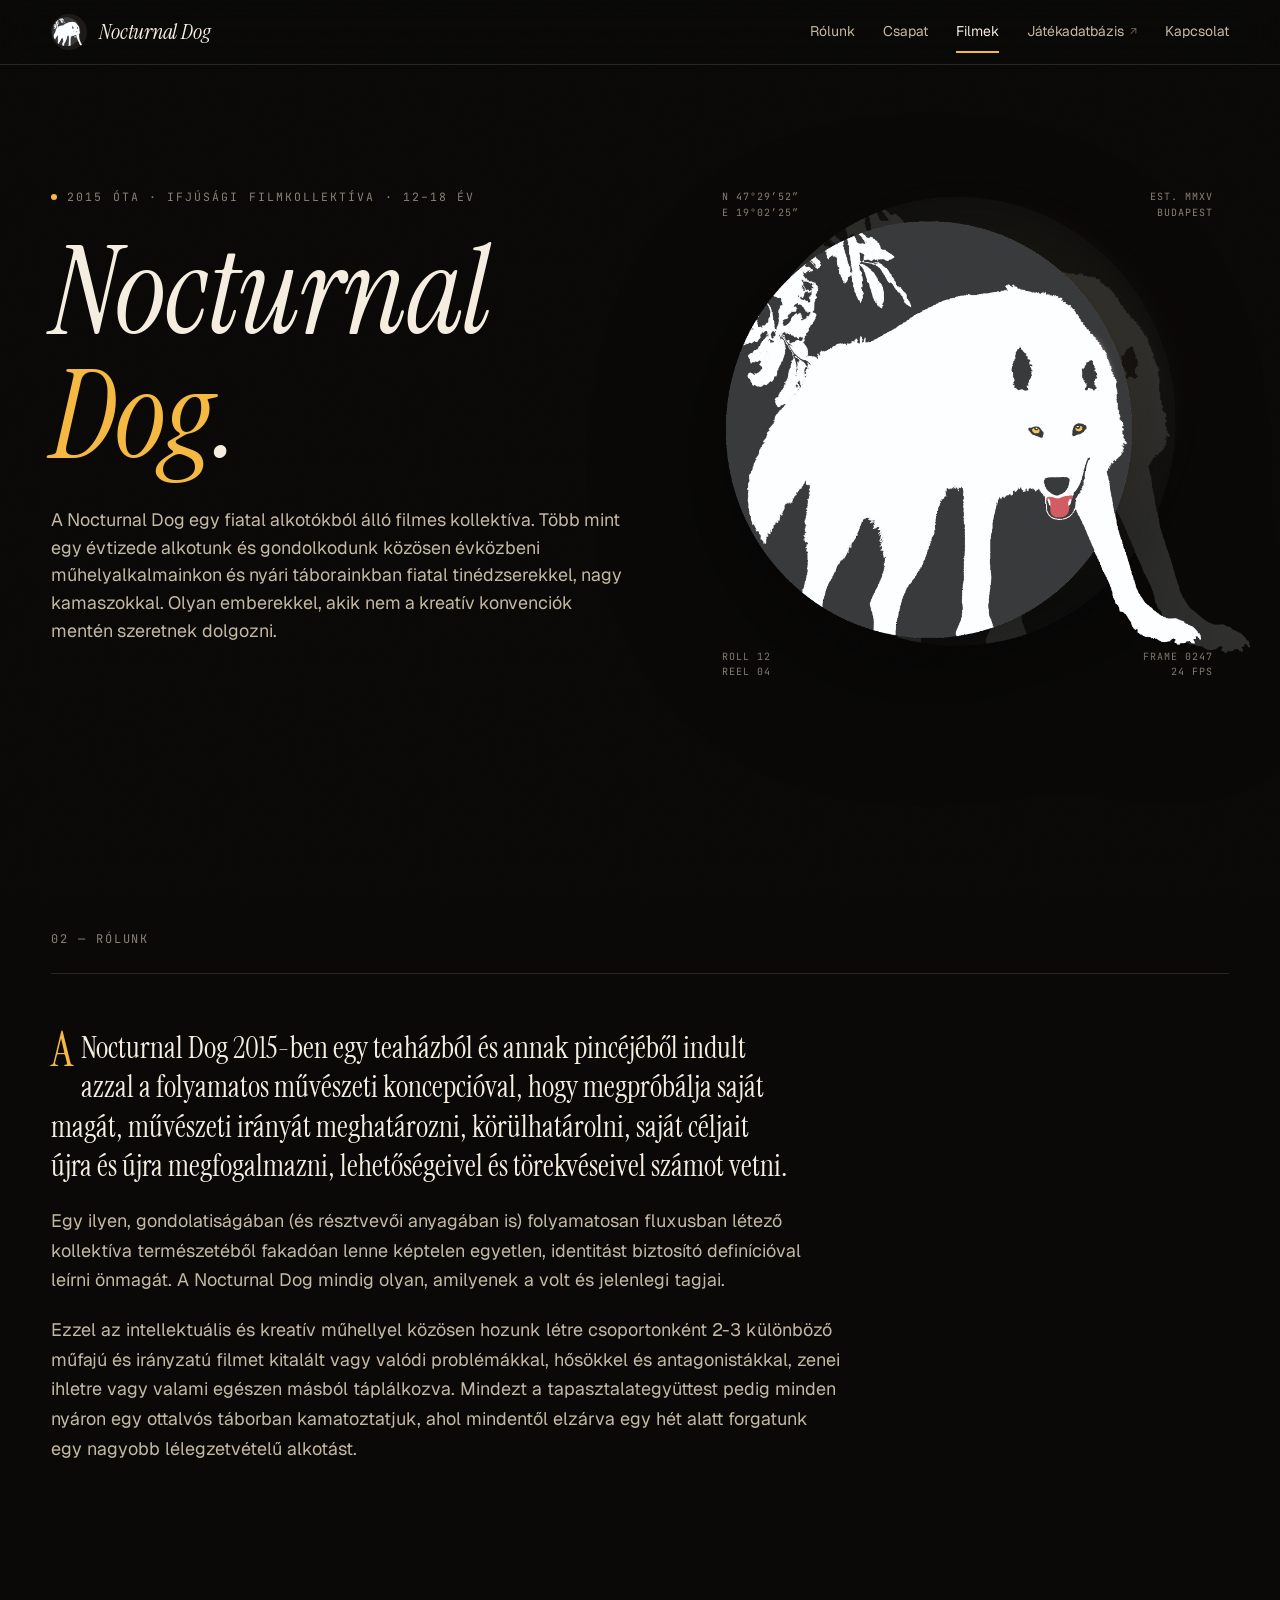
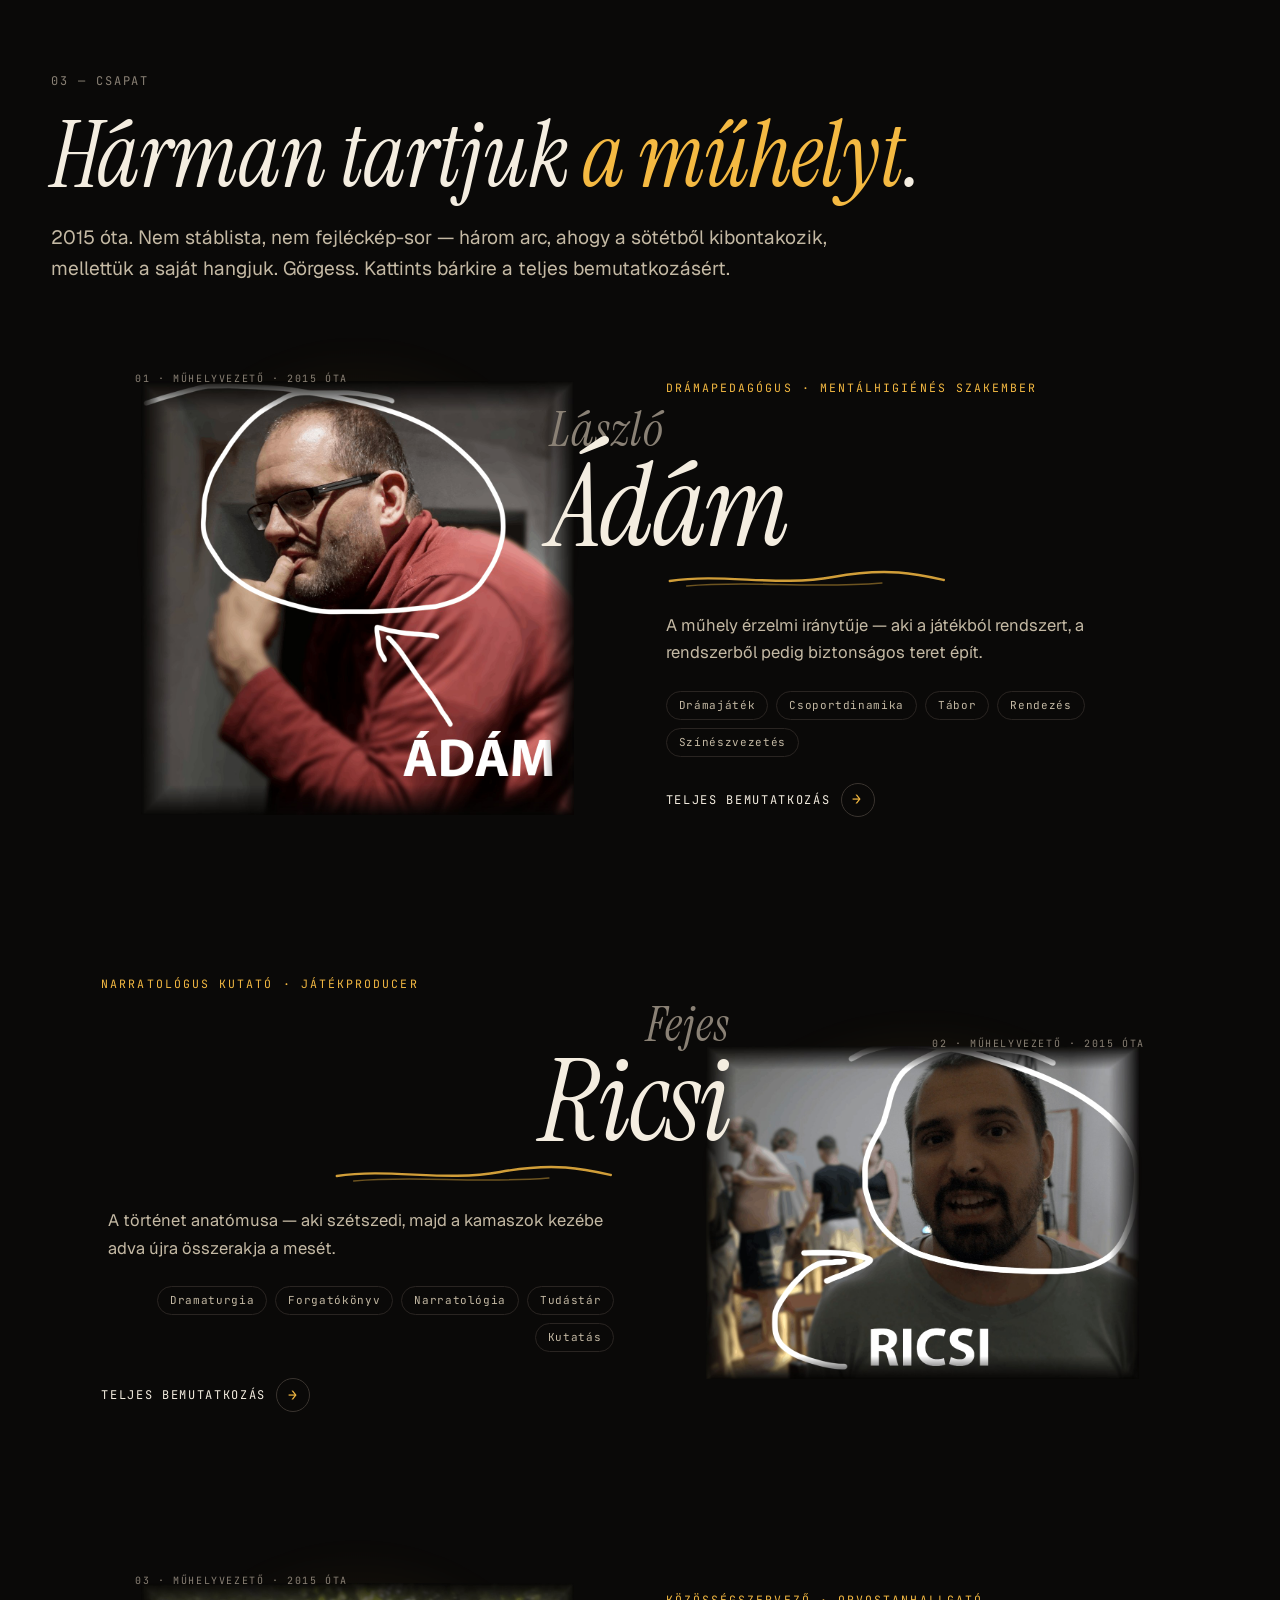
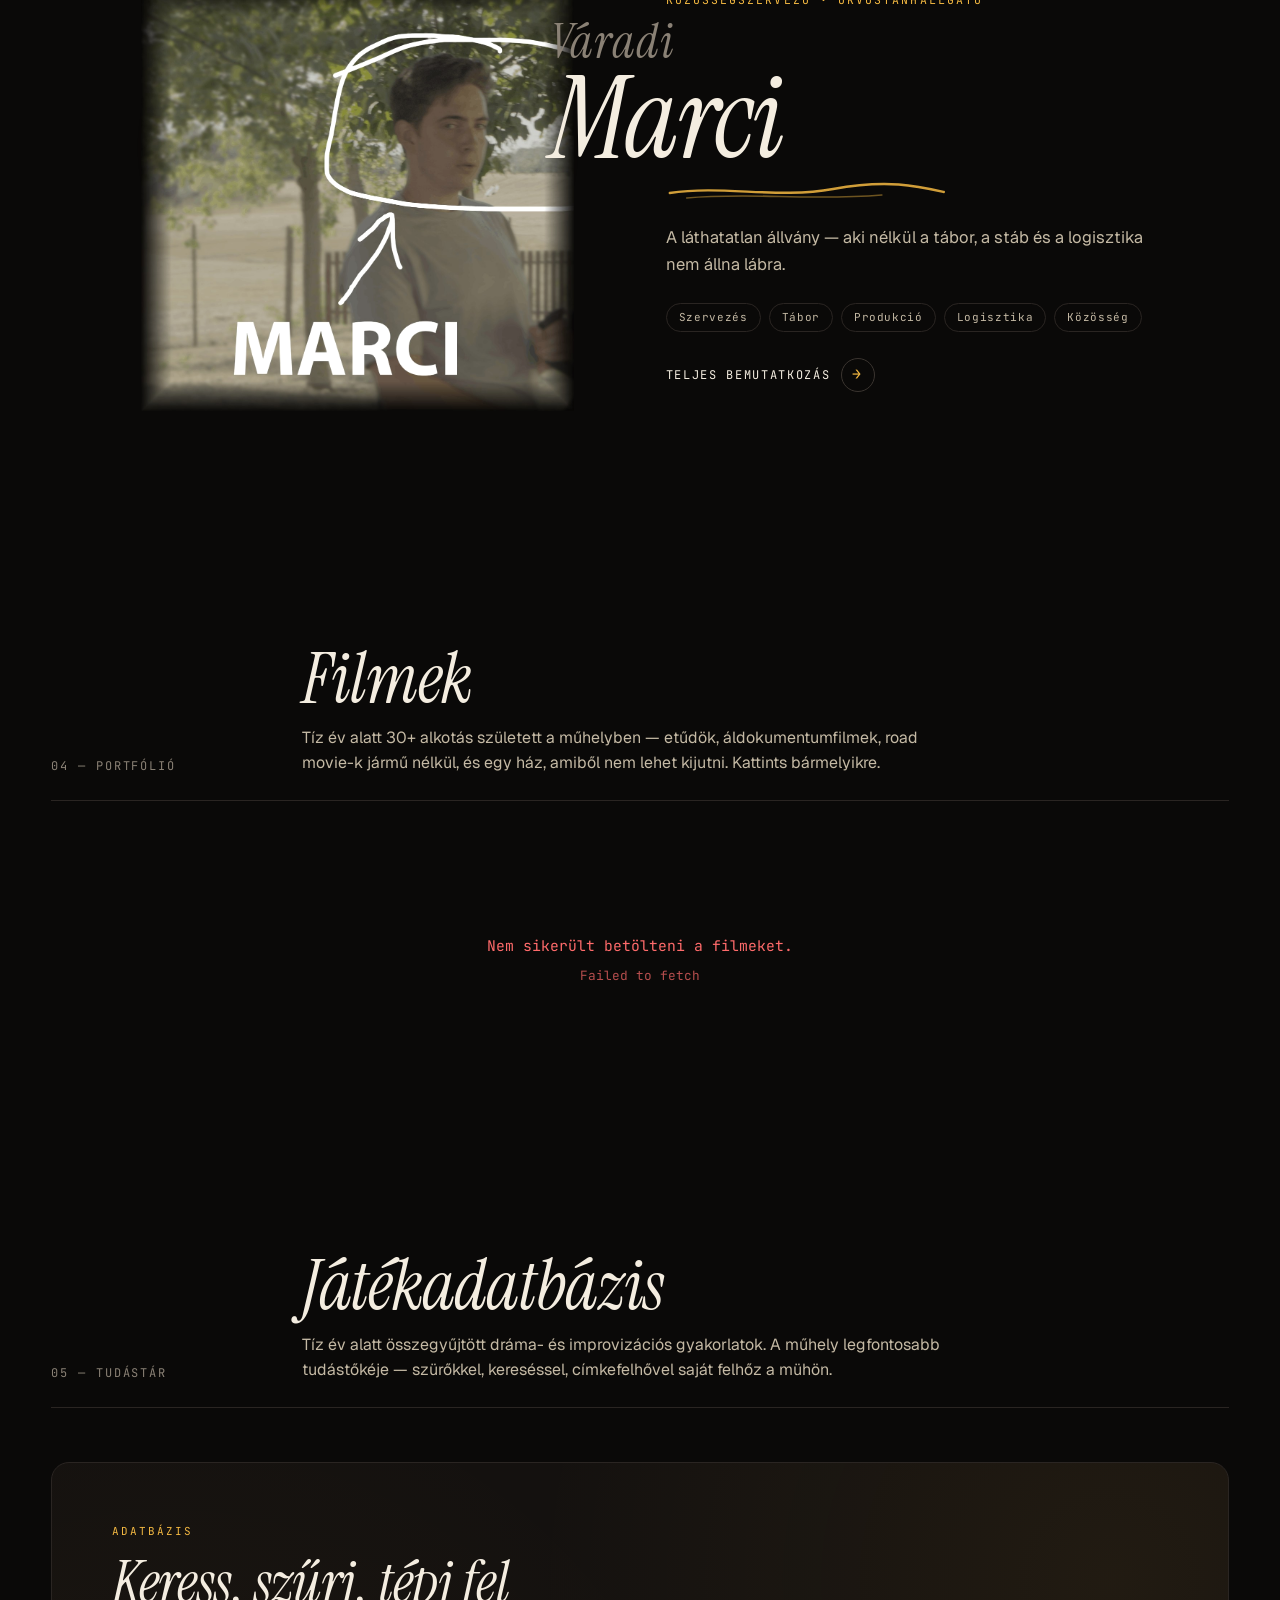
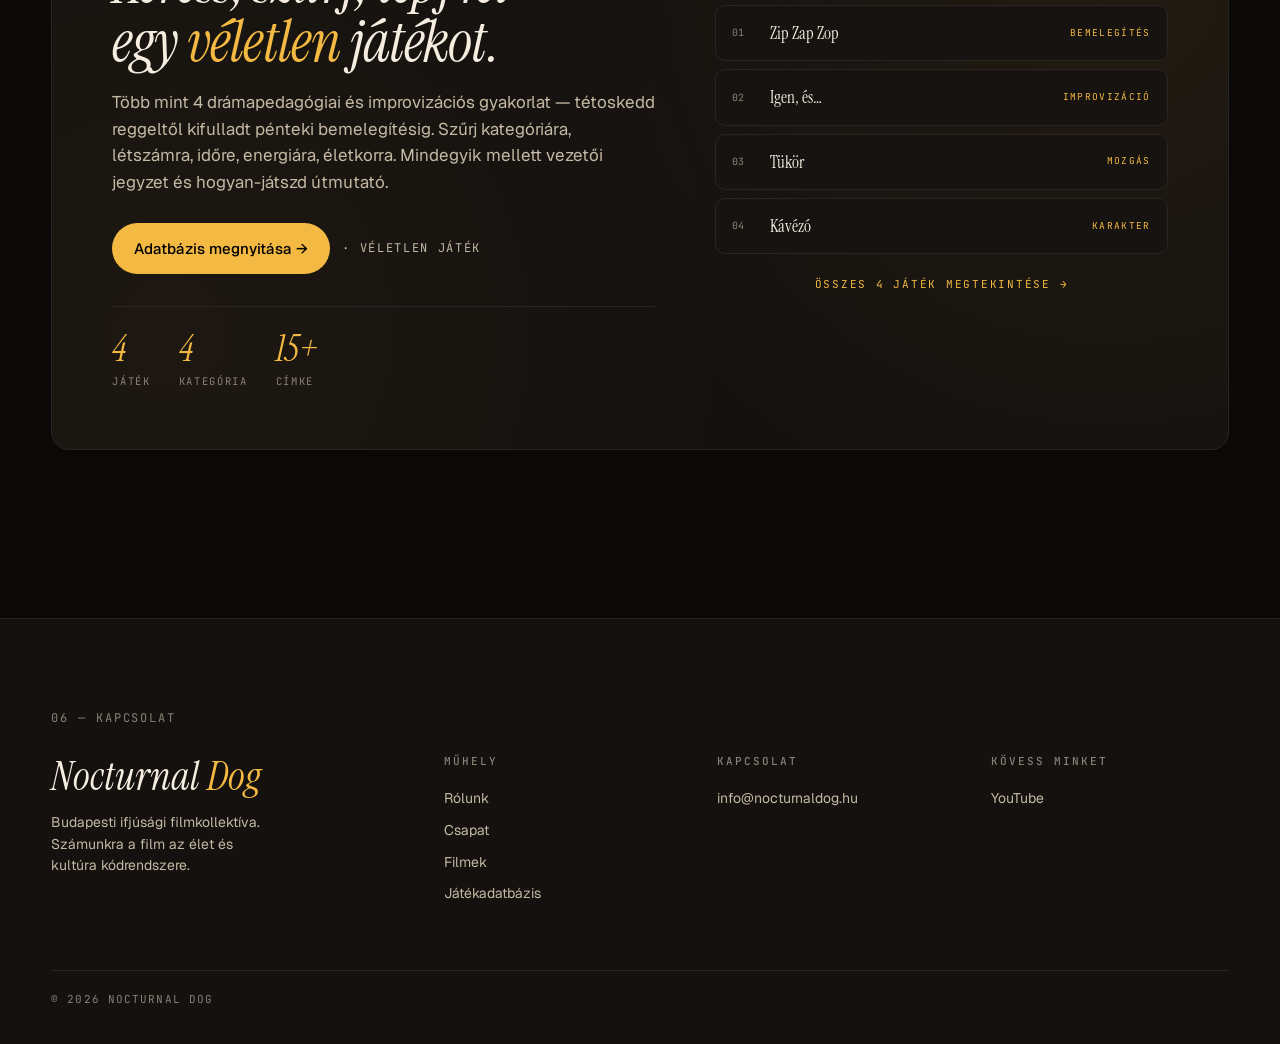
<file: index.html>
<!DOCTYPE html>
<html lang="hu">
<head>
  <meta charset="UTF-8" />
  <meta name="viewport" content="width=device-width, initial-scale=1, viewport-fit=cover" />
  <title>Nocturnal Dog — Ifjúsági Filmes Műhely</title>
  <meta name="description" content="A Nocturnal Dog egy fiatal alkotókból álló ifjúsági filmes kollektíva Budapesten. 2015 óta tábort, próbafolyamatot és műhelyt tartunk 12–18 éves kamaszoknak." />
  <link rel="preconnect" href="https://fonts.googleapis.com" />
  <link rel="preconnect" href="https://fonts.gstatic.com" crossorigin />
  <link href="https://fonts.googleapis.com/css2?family=Instrument+Serif:ital@0;1&family=Geist:wght@400;500;600&family=JetBrains+Mono:wght@400;500&display=swap" rel="stylesheet" />
  <link rel="stylesheet" href="styles.css" />
  <link rel="icon" href="assets/nocturnal_logo.png" type="image/png" />
</head>
<body>
  <header>
    <nav class="nav" aria-label="Fő navigáció">
      <div class="nav-inner">
        <a class="nav-logo" href="#top">
          <img src="assets/nocturnal_logo.png" alt="" width="36" height="36" />
          <span>Nocturnal Dog</span>
        </a>
        <button class="nav-mobile" id="navToggle" aria-label="Menü" aria-expanded="false" aria-controls="navLinks">≡</button>
        <div class="nav-links" id="navLinks">
          <a class="nav-link" href="#rolunk">Rólunk</a>
          <a class="nav-link" href="#csapat">Csapat</a>
          <a class="nav-link" href="#filmek">Filmek</a>
          <a class="nav-link" href="/jatekok/">Játékadatbázis <span class="nav-ext" aria-hidden="true">↗</span></a>
          <a class="nav-link" href="#kapcsolat">Kapcsolat</a>
        </div>
      </div>
    </nav>
  </header>

  <main>
    <!-- 01 — Címlap -->
    <section class="hero" id="top">
      <div class="hero-bg" aria-hidden="true">
        <div class="moon"></div>
        <img src="assets/nocturnal_logo.png" alt="" />
      </div>
      <div class="hero-grid">
        <div>
          <p class="eyebrow">
            <span class="dot"></span>
            <span>2015 ÓTA · IFJÚSÁGI FILMKOLLEKTÍVA · 12–18 ÉV</span>
          </p>
          <h1>Nocturnal <span class="neon">Dog</span>.</h1>
          <p class="hero-lead">
            A Nocturnal Dog egy fiatal alkotókból álló filmes kollektíva.
            Több mint egy évtizede alkotunk és gondolkodunk közösen
            évközbeni műhelyalkalmainkon és nyári táborainkban fiatal
            tinédzserekkel, nagy kamaszokkal. Olyan emberekkel, akik
            nem a kreatív konvenciók mentén szeretnek dolgozni.
          </p>
        </div>
        <div class="hero-art">
          <div class="moon"></div>
          <img src="assets/nocturnal_logo.png" alt="A Nocturnal Dog logója: fehér farkas borostyán szemekkel egy sötét holdkorongban" />
          <div class="hero-coords tl">N 47°29′52″<br />E 19°02′25″</div>
          <div class="hero-coords tr">EST. MMXV<br />BUDAPEST</div>
          <div class="hero-coords bl">ROLL 12<br />REEL 04</div>
          <div class="hero-coords br">FRAME 0247<br />24 FPS</div>
        </div>
      </div>
    </section>

    <!-- 02 — Rólunk -->
    <section class="section" id="rolunk">
      <header class="section-head">
        <div class="section-num">02 — Rólunk</div>
        <h2 class="visually-hidden">Rólunk</h2>
      </header>

      <!-- Single readable column now that the Műhelyvezetők card moved to 03 Csapat. -->
      <div class="about-solo">
        <div class="about-text">
          <p>
            A Nocturnal Dog 2015-ben egy teaházból és annak pincéjéből indult
            azzal a folyamatos művészeti koncepcióval, hogy megpróbálja saját
            magát, művészeti irányát meghatározni, körülhatárolni, saját céljait
            újra és újra megfogalmazni, lehetőségeivel és törekvéseivel számot vetni.
          </p>
          <p>
            Egy ilyen, gondolatiságában (és résztvevői anyagában is) folyamatosan
            fluxusban létező kollektíva természetéből fakadóan lenne képtelen
            egyetlen, identitást biztosító definícióval leírni önmagát. A Nocturnal
            Dog mindig olyan, amilyenek a volt és jelenlegi tagjai.
          </p>
          <p>
            Ezzel az intellektuális és kreatív műhellyel közösen hozunk létre
            csoportonként 2-3 különböző műfajú és irányzatú filmet kitalált vagy
            valódi problémákkal, hősökkel és antagonistákkal, zenei ihletre vagy
            valami egészen másból táplálkozva. Mindezt a tapasztalategyüttest pedig
            minden nyáron egy ottalvós táborban kamatoztatjuk, ahol mindentől
            elzárva egy hét alatt forgatunk egy nagyobb lélegzetvételű alkotást.
          </p>
        </div>
      </div>
    </section>

    <!-- 03 — Csapat -->
    <!-- The Műhelyvezetők card that used to live in 02 Rólunk was replaced by
         this full portrait section. Names/roles now render from data/team.js. -->
    <section id="csapat" class="team">
      <div class="lib-intro">
        <!-- Same .section-num style as the other section headers (02 Rólunk, 04 Portfólió). -->
        <div class="section-num">03 — Csapat</div>
        <h1>Hárman tartjuk <span class="accent">a műhelyt</span>.</h1>
        <p class="lib-lead">
          2015 óta. Nem stáblista, nem fejléckép-sor — három arc, ahogy a sötétből
          kibontakozik, mellettük a saját hangjuk. Görgess. Kattints bárkire a teljes
          bemutatkozásért.
        </p>
      </div>

      <div class="lib-people" id="teamPeople"></div>
    </section>

    <!-- 04 — Filmek -->
    <section class="section" id="filmek">
      <header class="section-head">
        <div class="section-num">04 — Portfólió</div>
        <div>
          <h2 class="section-title">Filmek</h2>
          <p class="section-sub">
            Tíz év alatt 30+ alkotás született a műhelyben — etűdök, áldokumentumfilmek,
            road movie-k jármű nélkül, és egy ház, amiből nem lehet kijutni. Kattints bármelyikre.
          </p>
        </div>
      </header>

      <div class="films-toolbar" id="filmsToolbar" role="group" aria-label="Szűrés évszám szerint"></div>
      <div class="films-grid" id="filmsGrid"></div>
    </section>

    <!-- 05 — Tudástár / Játékadatbázis teaser -->
    <section class="section" id="jatekok-teaser">
      <header class="section-head">
        <div class="section-num">05 — Tudástár</div>
        <div>
          <h2 class="section-title">Játékadatbázis</h2>
          <p class="section-sub">
            Tíz év alatt összegyűjtött dráma- és improvizációs gyakorlatok. A műhely
            legfontosabb tudástőkéje — szürőkkel, kereséssel, címkefelhővel saját
            felhőz a mühön.
          </p>
        </div>
      </header>

      <div class="games-teaser">
        <div class="games-teaser-body">
          <p class="gt-eyebrow">Adatbázis</p>
          <h3>Keress, szűrj, tépj fel egy <span class="gt-rand">véletlen</span> játékot.</h3>
          <p>
            Több mint 4 drámapedagógiai és improvizációs gyakorlat — tétoskedd reggeltől
            kifulladt pénteki bemelegítésig. Szűrj kategóriára, létszámra, időre, energiára,
            életkorra. Mindegyik mellett vezetői jegyzet és hogyan-játszd útmutató.
          </p>
          <div class="cta-row">
            <a class="cta" href="/jatekok/">Adatbázis megnyitása →</a>
            <a class="cta-secondary" href="/jatekok/?f_sort=random">· Véletlen játék</a>
          </div>
          <div class="games-teaser-stats">
            <div>
              <div class="num">4</div>
              <div class="lbl">játék</div>
            </div>
            <div>
              <div class="num">4</div>
              <div class="lbl">kategória</div>
            </div>
            <div>
              <div class="num">15+</div>
              <div class="lbl">címke</div>
            </div>
          </div>
        </div>

        <div class="games-teaser-preview">
          <a class="gt-row" href="/jatekok/?q=Zip%20Zap%20Zop">
            <span class="num">01</span>
            <span class="title">Zip Zap Zop</span>
            <span class="cat">Bemelegítés</span>
          </a>
          <a class="gt-row" href="/jatekok/?q=Igen%2C%20%C3%A9s">
            <span class="num">02</span>
            <span class="title">Igen, és…</span>
            <span class="cat">Improvizáció</span>
          </a>
          <a class="gt-row" href="/jatekok/?q=T%C3%BCk%C3%B6r">
            <span class="num">03</span>
            <span class="title">Tükör</span>
            <span class="cat">Mozgás</span>
          </a>
          <a class="gt-row" href="/jatekok/?q=K%C3%A1v%C3%A9z%C3%B3">
            <span class="num">04</span>
            <span class="title">Kávézó</span>
            <span class="cat">Karakter</span>
          </a>
          <a class="gt-all" href="/jatekok/">Összes 4 játék megtekintése →</a>
        </div>
      </div>
    </section>
  </main>

  <!-- 06 — Kapcsolat -->
  <footer class="footer" id="kapcsolat">
    <div class="footer-inner">
      <div class="section-num footer-num">06 — Kapcsolat</div>
      <div class="footer-top">
        <div>
          <div class="footer-brand">Nocturnal <span class="accent">Dog</span></div>
          <p class="footer-tagline">
            Budapesti ifjúsági filmkollektíva. Számunkra a film
            az élet és kultúra kódrendszere.
          </p>
        </div>
        <div>
          <h2 class="footer-h">Műhely</h2>
          <a href="#rolunk">Rólunk</a>
          <a href="#csapat">Csapat</a>
          <a href="#filmek">Filmek</a>
          <a href="/jatekok/">Játékadatbázis</a>
        </div>
        <div>
          <h2 class="footer-h">Kapcsolat</h2>
          <a href="mailto:info@nocturnaldog.hu">info@nocturnaldog.hu</a>
        </div>
        <div>
          <h2 class="footer-h">Kövess minket</h2>
          <a href="https://www.youtube.com/@nocturnaldog" target="_blank" rel="noopener">YouTube</a>
        </div>
      </div>
      <div class="footer-bottom">
        <span>© 2026 Nocturnal Dog</span>
      </div>
    </div>
  </footer>

  <script src="data/config.js"></script>
  <script src="data/team.js"></script>
  <script src="main.js"></script>
</body>
</html>
</file>
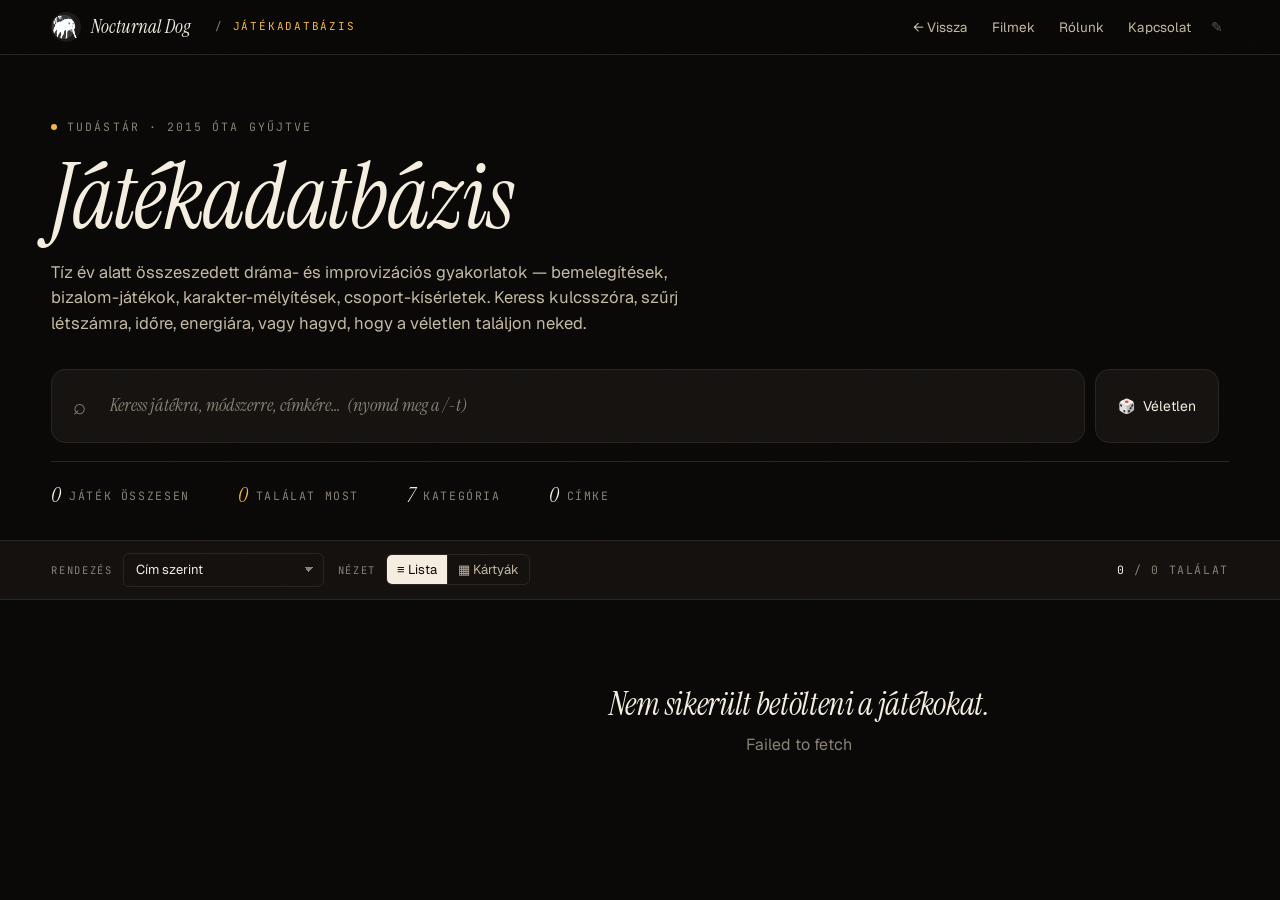
<file: jatekok/index.html>
<!DOCTYPE html>
<html lang="hu">
<head>
  <meta charset="UTF-8" />
  <meta name="viewport" content="width=device-width, initial-scale=1, viewport-fit=cover" />
  <title>Játékadatbázis — Nocturnal Dog</title>
  <meta name="description" content="Dráma- és improvizációs gyakorlatok adatbázisa a Nocturnal Dog műhelytől. Keress kulcsszóra, szűrj kategóriára, létszámra, időre és energiára." />
  <link rel="preconnect" href="https://fonts.googleapis.com" />
  <link rel="preconnect" href="https://fonts.gstatic.com" crossorigin />
  <link href="https://fonts.googleapis.com/css2?family=Instrument+Serif:ital@0;1&family=Geist:wght@400;500;600&family=JetBrains+Mono:wght@400;500&display=swap" rel="stylesheet" />
  <link rel="stylesheet" href="/styles.css" />
  <link rel="icon" href="/assets/nocturnal_logo.png" type="image/png" />
</head>
<body>
  <div class="gp-page">
    <nav class="gp-nav" aria-label="Fő navigáció">
      <div class="gp-nav-inner">
        <a class="gp-brand" href="/">
          <img src="/assets/nocturnal_logo.png" alt="" width="30" height="30" />
          <span>Nocturnal Dog</span>
        </a>
        <span class="gp-crumb"><span aria-hidden="true">/</span> <span class="accent">Játékadatbázis</span></span>
        <div class="gp-nav-links">
          <a class="gp-back" href="/">← Vissza</a>
          <a href="/#filmek">Filmek</a>
          <a href="/#rolunk">Rólunk</a>
          <a href="/#kapcsolat">Kapcsolat</a>
          <a class="gp-editor-link" href="/games-editor/szerkeszto.html" title="Szerkesztő — belépés" aria-label="Szerkesztő — belépés">✎</a>
        </div>
      </div>
    </nav>

    <header class="gp-hero">
      <p class="gp-eyebrow">
        <span class="dot"></span>
        <span>Tudástár · 2015 óta gyűjtve</span>
      </p>
      <h1 class="gp-title">Játékadatbázis</h1>
      <p class="gp-lead">
        Tíz év alatt összeszedett dráma- és improvizációs gyakorlatok — bemelegítések,
        bizalom-játékok, karakter-mélyítések, csoport-kísérletek. Keress kulcsszóra,
        szűrj létszámra, időre, energiára, vagy hagyd, hogy a véletlen találjon neked.
      </p>

      <div class="gp-search">
        <div class="gp-search-box">
          <span class="icon" aria-hidden="true">⌕</span>
          <input
            id="search"
            class="gp-search-input"
            type="search"
            aria-label="Keresés játékok között"
            placeholder="Keress játékra, módszerre, címkére…  (nyomd meg a /-t)" />
        </div>
        <button id="randomBtn" class="icon-btn" type="button" title="Véletlen játék">
          🎲 <span>Véletlen</span>
        </button>
        <button id="clearBtn" class="icon-btn clear-btn" type="button" hidden>
          Szűrők törlése (0)
        </button>
      </div>

      <div class="gp-stats">
        <span><b id="statTotal">0</b>játék összesen</span>
        <span class="accent"><b id="statFound">0</b>találat most</span>
        <span><b id="statCats">7</b>kategória</span>
        <span><b id="statTags">0</b>címke</span>
      </div>
    </header>

    <div class="gp-toolbar">
      <div class="gp-toolbar-inner">
        <div class="pill-group">
          <span class="lbl" id="sortLabel">Rendezés</span>
          <select id="sort" class="gp-select" aria-labelledby="sortLabel">
            <option value="alpha">Cím szerint</option>
            <option value="cat">Kategória szerint</option>
            <option value="dur">Időtartam (rövid→hosszú)</option>
            <option value="dur-desc">Időtartam (hosszú→rövid)</option>
            <option value="energy">Energia (alacsony→magas)</option>
            <option value="random">Véletlen</option>
          </select>
        </div>
        <div class="pill-group">
          <span class="lbl">Nézet</span>
          <div class="view-toggle" role="group" aria-label="Nézet váltása">
            <button type="button" data-view="list" class="active">≡ Lista</button>
            <button type="button" data-view="cards">▦ Kártyák</button>
          </div>
        </div>
        <div class="pill-group chips-group" id="activeChips"></div>
        <div class="right">
          <span><span class="count" id="countNum">0</span> / <span id="totalNum">0</span> találat</span>
        </div>
      </div>
    </div>

    <main class="gp-main">
      <aside class="gp-sidebar" id="sidebar" aria-label="Szűrők"></aside>
      <section id="results" aria-label="Találatok" aria-live="polite"></section>
    </main>
  </div>

  <script src="/data/config.js"></script>
  <script src="/games-app.js"></script>
</body>
</html>
</file>
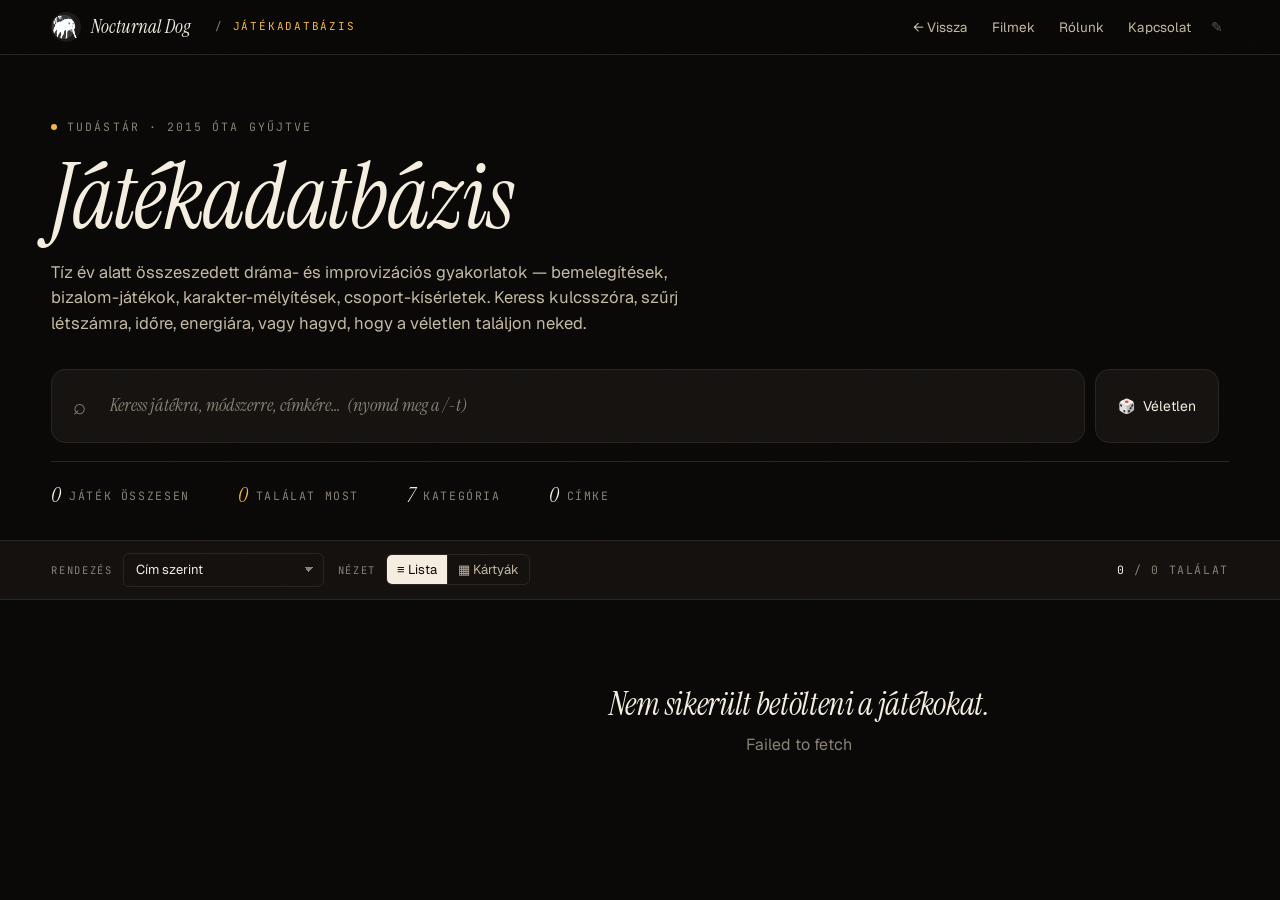
<file: jatekok.html>
<!DOCTYPE html>
<html lang="hu">
<head>
  <meta charset="UTF-8" />
  <title>Játékadatbázis — Nocturnal Dog</title>
  <link rel="canonical" href="https://nocturnaldog.hu/jatekok/" />
  <meta name="robots" content="noindex" />
  <meta http-equiv="refresh" content="0; url=/jatekok/" />
</head>
<body>
  <p>Az oldal új címe: <a href="/jatekok/">/jatekok/</a></p>
</body>
</html>
</file>
<file: styles.css>
/* Nocturnal Dog — site styles */

/* Static-site utilities (vanilla rebuild of the React prototype) */
html { scroll-behavior: smooth; }
[hidden] { display: none !important; }
.visually-hidden {
  position: absolute;
  width: 1px; height: 1px;
  padding: 0; margin: -1px;
  overflow: hidden;
  clip: rect(0 0 0 0);
  white-space: nowrap;
  border: 0;
}
@media (prefers-reduced-motion: reduce) {
  html { scroll-behavior: auto; }
  *, *::before, *::after { animation-duration: 0.001ms !important; transition-duration: 0.001ms !important; }
}

:root {
  --ink: #f4ede0;
  --ink-dim: #c4b9a4;
  --ink-faint: #8a8175;
  --bg: #0a0908;
  --bg-2: #14110f;
  --bg-3: #1d1916;
  --card: #161311;
  --border: #2a2522;
  --border-strong: #3a342f;
  --accent: #f4b942; /* the wolf's eyes — amber */
  --accent-deep: #c89329;
  --crimson: #b03a3a; /* the tongue */
  --crimson-soft: #d96565;
  --max-w: 1280px;
  --pad: clamp(20px, 4vw, 56px);
  --serif: "Instrument Serif", "Cormorant Garamond", Georgia, serif;
  --sans: "Geist", "Söhne", -apple-system, BlinkMacSystemFont, "Helvetica Neue", sans-serif;
  --mono: "JetBrains Mono", ui-monospace, "SF Mono", Menlo, monospace;
}

/* Theme variants — set on <html data-theme> */
html[data-theme="dusk"] {
  --bg: #1c130f;
  --bg-2: #251a14;
  --bg-3: #2d211a;
  --card: #251a14;
  --border: #3a2a22;
  --border-strong: #4a382e;
  --ink: #f8ecd6;
  --ink-dim: #d6c4a3;
  --ink-faint: #8e7a5c;
  --accent: #f4a942;
}
html[data-theme="paper"] {
  --bg: #f3ece0;
  --bg-2: #ece4d4;
  --bg-3: #e2d8c4;
  --card: #ece4d4;
  --border: #d4c8b0;
  --border-strong: #b8a888;
  --ink: #1a1612;
  --ink-dim: #4a4036;
  --ink-faint: #7a6f60;
  --accent: #b8761c;
  --accent-deep: #8e5b14;
  --crimson: #9a2e2e;
}

* { box-sizing: border-box; }
html, body { margin: 0; padding: 0; }

body {
  font-family: var(--sans);
  background: var(--bg);
  color: var(--ink);
  font-size: 16px;
  line-height: 1.55;
  font-feature-settings: "ss01" on, "cv11" on;
  -webkit-font-smoothing: antialiased;
  text-rendering: optimizeLegibility;
}

/* Subtle film-grain noise overlay */
body::before {
  content: "";
  position: fixed;
  inset: 0;
  pointer-events: none;
  z-index: 1000;
  opacity: 0.04;
  mix-blend-mode: overlay;
  background-image: url("data:image/svg+xml;utf8,<svg xmlns='http://www.w3.org/2000/svg' width='200' height='200'><filter id='n'><feTurbulence baseFrequency='0.9' numOctaves='2'/></filter><rect width='200' height='200' filter='url(%23n)'/></svg>");
}

h1, h2, h3, h4 {
  font-family: var(--serif);
  font-weight: 400;
  line-height: 1.02;
  letter-spacing: -0.01em;
  margin: 0;
  text-wrap: balance;
}

p { margin: 0; text-wrap: pretty; }

a { color: inherit; text-decoration: none; }

button { font-family: inherit; cursor: pointer; }

::selection { background: var(--accent); color: #000; }

/* ───────────────────────── NAV ───────────────────────── */
.nav {
  position: sticky;
  top: 0;
  z-index: 50;
  background: rgba(10, 9, 8, 0.78);
  backdrop-filter: blur(20px) saturate(120%);
  -webkit-backdrop-filter: blur(20px) saturate(120%);
  border-bottom: 1px solid var(--border);
}
html[data-theme="paper"] .nav { background: rgba(243, 236, 224, 0.85); }
html[data-theme="dusk"] .nav { background: rgba(28, 19, 15, 0.85); }

.nav-inner {
  max-width: var(--max-w);
  margin: 0 auto;
  padding: 14px var(--pad);
  display: flex;
  align-items: center;
  gap: 32px;
}
.nav-logo {
  display: flex;
  align-items: center;
  gap: 12px;
  font-family: var(--serif);
  font-style: italic;
  font-size: 22px;
  letter-spacing: -0.01em;
}
.nav-logo img {
  width: 36px;
  height: 36px;
  border-radius: 50%;
  background: var(--bg-3);
  object-fit: cover;
}
.nav-links {
  display: flex;
  gap: 28px;
  margin-left: auto;
  align-items: center;
}
.nav-link {
  font-size: 14px;
  color: var(--ink-dim);
  position: relative;
  padding: 4px 0;
  transition: color 0.2s;
}
.nav-link:hover { color: var(--ink); }
.nav-link.active { color: var(--ink); }
.nav-link.active::after {
  content: "";
  position: absolute;
  bottom: -6px;
  left: 0;
  right: 0;
  height: 1.5px;
  background: var(--accent);
}
.nav-mobile {
  display: none;
  margin-left: auto;
  background: transparent;
  border: 1px solid var(--border-strong);
  color: var(--ink);
  width: 38px;
  height: 38px;
  border-radius: 999px;
  font-size: 20px;
  align-items: center;
  justify-content: center;
  padding: 0;
}

@media (max-width: 720px) {
  .nav-links { display: none; }
  .nav-links.open {
    display: flex;
    flex-direction: column;
    position: absolute;
    left: 0; right: 0; top: 100%;
    background: var(--bg-2);
    padding: 20px var(--pad);
    border-bottom: 1px solid var(--border);
    gap: 16px;
    align-items: flex-start;
  }
  .nav-mobile { display: inline-flex; }
}

/* ───────────────────────── HERO ───────────────────────── */
.hero {
  position: relative;
  padding: clamp(60px, 12vh, 140px) var(--pad) clamp(80px, 14vh, 180px);
  max-width: var(--max-w);
  margin: 0 auto;
  overflow: hidden;
}
.hero-grid {
  display: grid;
  grid-template-columns: 1.05fr 0.95fr;
  gap: clamp(30px, 6vw, 80px);
  align-items: center;
}
@media (max-width: 820px) {
  .hero-grid { grid-template-columns: 1fr; }
  .hero-art { order: -1; }
}

.eyebrow {
  font-family: var(--mono);
  font-size: 11.5px;
  letter-spacing: 0.18em;
  text-transform: uppercase;
  color: var(--ink-faint);
  display: flex;
  align-items: center;
  gap: 10px;
}
.eyebrow .dot {
  width: 6px; height: 6px; background: var(--accent);
  border-radius: 50%; display: inline-block;
}

.hero h1 {
  font-size: clamp(56px, 9.5vw, 132px);
  margin: 24px 0 28px;
  font-style: italic;
}
.hero h1 .neon {
  color: var(--accent);
  font-style: italic;
}
.hero-lead {
  font-size: clamp(17px, 1.4vw, 21px);
  color: var(--ink-dim);
  max-width: 52ch;
  margin-bottom: 36px;
}
.hero-meta {
  display: flex;
  gap: clamp(20px, 4vw, 56px);
  flex-wrap: wrap;
  border-top: 1px solid var(--border);
  padding-top: 24px;
}
.hero-meta > div {
  display: flex; flex-direction: column; gap: 4px;
}
.hero-meta .label {
  font-family: var(--mono);
  font-size: 10.5px;
  letter-spacing: 0.16em;
  text-transform: uppercase;
  color: var(--ink-faint);
}
.hero-meta .val {
  font-family: var(--serif);
  font-size: clamp(28px, 3vw, 40px);
}

.hero-art {
  position: relative;
  aspect-ratio: 1 / 1;
  display: grid;
  place-items: center;
}
.hero-art .moon {
  position: absolute;
  inset: 0;
  background: radial-gradient(circle at 50% 45%, rgba(244,185,66,0.18), transparent 55%);
  filter: blur(20px);
}
.hero-art img {
  width: 100%;
  max-width: 540px;
  height: auto;
  position: relative;
  z-index: 1;
  filter: drop-shadow(0 30px 60px rgba(0,0,0,0.5));
}
html[data-theme="paper"] .hero-art img {
  filter: drop-shadow(0 18px 40px rgba(0,0,0,0.25));
}

.hero-coords {
  position: absolute;
  font-family: var(--mono);
  font-size: 10px;
  letter-spacing: 0.1em;
  color: var(--ink-faint);
}
.hero-coords.tl { top: 16px; left: 16px; }
.hero-coords.tr { top: 16px; right: 16px; text-align: right; }
.hero-coords.bl { bottom: 16px; left: 16px; }
.hero-coords.br { bottom: 16px; right: 16px; text-align: right; }

.hero-marquee {
  margin-top: clamp(40px, 8vh, 100px);
  border-top: 1px solid var(--border);
  border-bottom: 1px solid var(--border);
  overflow: hidden;
  white-space: nowrap;
  font-family: var(--serif);
  font-style: italic;
  font-size: clamp(28px, 5vw, 56px);
  line-height: 1.2;
  padding: 10px 0;
}
.hero-marquee-track {
  display: inline-block;
  padding-right: 60px;
  animation: marquee 60s linear infinite;
}
.hero-marquee .star {
  color: var(--accent);
  margin: 0 24px;
  font-size: 0.6em;
  vertical-align: middle;
}
@keyframes marquee {
  from { transform: translateX(0); }
  to { transform: translateX(-50%); }
}

/* ───────────────────────── SECTION ───────────────────────── */
.section {
  padding: clamp(70px, 12vh, 140px) var(--pad);
  max-width: var(--max-w);
  margin: 0 auto;
  scroll-margin-top: 70px;
}
.section-head {
  display: grid;
  grid-template-columns: 200px 1fr;
  gap: clamp(20px, 4vw, 56px);
  margin-bottom: clamp(40px, 6vh, 72px);
  align-items: end;
  border-bottom: 1px solid var(--border);
  padding-bottom: 24px;
}
@media (max-width: 720px) {
  .section-head { grid-template-columns: 1fr; gap: 12px; }
}
.section-num {
  font-family: var(--mono);
  font-size: 12px;
  letter-spacing: 0.16em;
  color: var(--ink-faint);
  text-transform: uppercase;
}
.section-title {
  font-size: clamp(40px, 5.5vw, 72px);
  font-style: italic;
}
.section-sub {
  font-size: 16px;
  color: var(--ink-dim);
  max-width: 60ch;
  margin-top: 12px;
}

/* ───────────────────────── ABOUT ───────────────────────── */
.about-grid {
  display: grid;
  grid-template-columns: 1.3fr 1fr;
  gap: clamp(30px, 5vw, 70px);
}
@media (max-width: 820px) { .about-grid { grid-template-columns: 1fr; } }

/* Rólunk is now a single readable text column (the people card moved to Csapat). */
.about-solo { max-width: 72ch; }

.about-text p {
  font-size: 18px;
  line-height: 1.65;
  color: var(--ink-dim);
  margin-bottom: 20px;
}
.about-text p:first-child {
  font-family: var(--serif);
  font-size: clamp(22px, 2.4vw, 30px);
  line-height: 1.32;
  color: var(--ink);
  text-wrap: balance;
}
.about-text p:first-child::first-letter {
  font-size: 1.6em;
  float: left;
  line-height: 0.9;
  padding-right: 8px;
  color: var(--accent);
}

.about-side {
  display: flex;
  flex-direction: column;
  gap: 24px;
}
.about-card {
  background: var(--card);
  border: 1px solid var(--border);
  border-radius: 14px;
  padding: 24px;
}
.about-card h3 {
  font-family: var(--mono);
  font-size: 11px;
  letter-spacing: 0.18em;
  text-transform: uppercase;
  color: var(--ink-faint);
  margin-bottom: 16px;
  font-weight: 500;
}
.about-stats {
  display: grid;
  grid-template-columns: repeat(3, 1fr);
  gap: 18px;
  margin-top: 36px;
  border-top: 1px solid var(--border);
  padding-top: 28px;
}
.about-stat .num {
  font-family: var(--serif);
  font-style: italic;
  font-size: clamp(36px, 4vw, 52px);
  line-height: 1;
  color: var(--accent);
}
.about-stat .label {
  font-family: var(--mono);
  font-size: 10.5px;
  letter-spacing: 0.16em;
  text-transform: uppercase;
  color: var(--ink-faint);
  margin-top: 8px;
}
.crew-row {
  display: flex;
  justify-content: space-between;
  padding: 12px 0;
  border-bottom: 1px solid var(--border);
  font-size: 14px;
  gap: 12px;
  align-items: center;
}
.crew-row:last-child { border-bottom: none; }
.crew-row .role {
  font-family: var(--mono);
  font-size: 10.5px;
  color: var(--ink-faint);
  letter-spacing: 0.14em;
  text-transform: uppercase;
  text-align: right;
}
/* Workshop leaders — stack name above role so long titles can breathe */
.about-card--people .crew-row {
  flex-direction: column;
  align-items: flex-start;
  gap: 6px;
  padding: 14px 0;
}
.about-card--people .crew-row .name {
  font-family: var(--serif);
  font-size: 19px;
  line-height: 1.1;
  color: var(--ink);
}
.about-card--people .crew-row .role {
  text-align: left;
  text-transform: uppercase;
  line-height: 1.45;
  letter-spacing: 0.12em;
}

/* ───────────────────────── FILMS ───────────────────────── */
.films-toolbar {
  display: flex;
  flex-wrap: wrap;
  gap: 12px;
  align-items: center;
  margin-bottom: 32px;
}
.chip {
  background: transparent;
  border: 1px solid var(--border);
  color: var(--ink-dim);
  border-radius: 999px;
  padding: 7px 16px;
  font-size: 13px;
  font-family: inherit;
  transition: all 0.2s;
  display: inline-flex;
  align-items: center;
  gap: 6px;
}
.chip:hover { color: var(--ink); border-color: var(--border-strong); }
.chip.active {
  background: var(--ink);
  color: var(--bg);
  border-color: var(--ink);
}
.chip-count {
  font-family: var(--mono);
  font-size: 10.5px;
  opacity: 0.55;
}
.chip.active .chip-count { opacity: 0.8; }

.films-grid {
  display: grid;
  grid-template-columns: repeat(auto-fill, minmax(280px, 1fr));
  gap: 22px;
}
.films-status {
  grid-column: 1 / -1;
  padding: 48px 24px;
  text-align: center;
  color: var(--ink-dim);
  font-family: "JetBrains Mono", ui-monospace, monospace;
  font-size: 0.92rem;
}
.films-status--error {
  color: #ff6b6b;
}
.films-status-msg { margin: 0; }
.films-status-detail {
  margin: 8px 0 0;
  font-size: 0.8rem;
  opacity: 0.7;
  word-break: break-word;
}
.film-card {
  background: transparent;
  border: 0;
  text-align: left;
  padding: 0;
  display: flex;
  flex-direction: column;
  gap: 14px;
  cursor: pointer;
  color: inherit;
  font: inherit;
  transition: transform 0.3s;
}
.film-card:hover { transform: translateY(-3px); }
.film-thumb {
  position: relative;
  aspect-ratio: 16 / 9;
  background: var(--bg-3);
  border-radius: 8px;
  overflow: hidden;
  border: 1px solid var(--border);
}
.film-thumb img {
  width: 100%; height: 100%;
  object-fit: cover;
  display: block;
  transition: transform 0.6s, filter 0.4s;
  filter: saturate(0.85) contrast(1.05);
}
.film-card:hover .film-thumb img { transform: scale(1.04); }
.film-thumb .play {
  position: absolute;
  inset: 0;
  display: grid;
  place-items: center;
  opacity: 0;
  transition: opacity 0.2s;
  background: rgba(0,0,0,0.35);
}
.film-card:hover .film-thumb .play { opacity: 1; }
.film-thumb .play span {
  width: 56px; height: 56px;
  border-radius: 50%;
  background: var(--accent);
  display: grid;
  place-items: center;
  color: #000;
  font-size: 20px;
  padding-left: 4px;
}
.film-thumb .block-tag {
  position: absolute;
  top: 10px; left: 10px;
  background: rgba(0,0,0,0.6);
  backdrop-filter: blur(8px);
  font-family: var(--mono);
  font-size: 10px;
  letter-spacing: 0.12em;
  text-transform: uppercase;
  padding: 5px 9px;
  border-radius: 4px;
  color: var(--ink);
}
.film-thumb .duration {
  position: absolute;
  bottom: 10px; right: 10px;
  background: rgba(0,0,0,0.6);
  backdrop-filter: blur(8px);
  font-family: var(--mono);
  font-size: 11px;
  padding: 4px 8px;
  border-radius: 4px;
  color: var(--ink);
}
.film-meta {
  display: flex;
  justify-content: space-between;
  align-items: baseline;
  font-family: var(--mono);
  font-size: 11px;
  letter-spacing: 0.1em;
  color: var(--ink-faint);
  text-transform: uppercase;
}
.film-title {
  font-family: var(--serif);
  font-size: 22px;
  line-height: 1.15;
}
.film-desc {
  font-size: 13.5px;
  color: var(--ink-dim);
  line-height: 1.5;
  display: -webkit-box;
  -webkit-line-clamp: 2;
  -webkit-box-orient: vertical;
  overflow: hidden;
}

/* MODAL */
.modal-back {
  position: fixed;
  inset: 0;
  background: rgba(0,0,0,0.78);
  z-index: 100;
  display: grid;
  place-items: center;
  padding: 20px;
  backdrop-filter: blur(6px);
  animation: fadein 0.2s ease-out;
}
@keyframes fadein {
  from { opacity: 0; }
  to { opacity: 1; }
}
.modal {
  background: var(--bg-2);
  border: 1px solid var(--border);
  border-radius: 14px;
  max-width: 900px;
  width: 100%;
  max-height: 90vh;
  overflow-y: auto;
  position: relative;
  animation: modalIn 0.3s ease-out;
}
@keyframes modalIn {
  from { opacity: 0; transform: translateY(10px) scale(0.99); }
  to { opacity: 1; transform: none; }
}
.modal-close {
  position: absolute;
  top: 14px;
  right: 14px;
  z-index: 5;
  background: rgba(0,0,0,0.7);
  color: var(--ink);
  border: 1px solid var(--border-strong);
  width: 36px;
  height: 36px;
  border-radius: 999px;
  font-size: 18px;
  line-height: 1;
  display: grid;
  place-items: center;
}
.modal-close:hover { background: var(--accent); color: #000; border-color: var(--accent); }

.modal-video {
  width: 100%;
  aspect-ratio: 16 / 9;
  background: #000;
  border-bottom: 1px solid var(--border);
  border-radius: 14px 14px 0 0;
  overflow: hidden;
}
.modal-video iframe {
  width: 100%; height: 100%; border: 0;
}
.modal-body {
  padding: 32px clamp(20px, 4vw, 40px);
}
.modal-tags {
  display: flex;
  gap: 16px;
  flex-wrap: wrap;
  font-family: var(--mono);
  font-size: 11px;
  letter-spacing: 0.14em;
  text-transform: uppercase;
  color: var(--ink-faint);
  margin-bottom: 12px;
}
.modal-tags .accent { color: var(--accent); }
.modal-body h2 {
  font-size: clamp(28px, 4vw, 44px);
  font-style: italic;
  margin-bottom: 20px;
}
.modal-body .lead {
  font-size: 16px;
  color: var(--ink-dim);
  line-height: 1.65;
  margin-bottom: 24px;
}

/* ───────────────────────── GAMES ───────────────────────── */
.games-tools {
  display: grid;
  grid-template-columns: 1fr 280px;
  gap: 14px;
  margin-bottom: 24px;
}
@media (max-width: 720px) { .games-tools { grid-template-columns: 1fr; } }

.search-box {
  position: relative;
  display: flex;
  align-items: center;
}
.search-box .icon {
  position: absolute;
  left: 16px;
  color: var(--ink-faint);
  pointer-events: none;
}
.search-input {
  width: 100%;
  background: var(--card);
  border: 1px solid var(--border);
  color: var(--ink);
  padding: 14px 16px 14px 46px;
  border-radius: 10px;
  font: inherit;
  font-size: 15px;
  transition: border-color 0.2s, background 0.2s;
}
.search-input:focus {
  outline: none;
  border-color: var(--accent);
  background: var(--bg-3);
}
.search-input::placeholder { color: var(--ink-faint); }

.random-btn {
  background: var(--accent);
  color: #000;
  border: 0;
  border-radius: 10px;
  padding: 14px 20px;
  font: inherit;
  font-weight: 500;
  font-size: 14px;
  display: flex;
  align-items: center;
  justify-content: center;
  gap: 10px;
  transition: background 0.2s;
}
.random-btn:hover { background: #ffce5e; }

.games-layout {
  display: grid;
  grid-template-columns: 280px 1fr;
  gap: clamp(20px, 3vw, 36px);
  align-items: start;
}
@media (max-width: 880px) { .games-layout { grid-template-columns: 1fr; } }

.filter-sidebar {
  position: sticky;
  top: 86px;
  display: flex;
  flex-direction: column;
  gap: 22px;
  max-height: calc(100vh - 110px);
  overflow-y: auto;
  padding-right: 8px;
}
@media (max-width: 880px) {
  .filter-sidebar { position: static; max-height: none; }
}
.filter-group h4 {
  font-family: var(--mono);
  font-size: 11px;
  letter-spacing: 0.18em;
  text-transform: uppercase;
  color: var(--ink-faint);
  font-weight: 500;
  margin-bottom: 12px;
  display: flex;
  justify-content: space-between;
}
.filter-group h4 .reset {
  cursor: pointer;
  text-transform: lowercase;
  letter-spacing: 0;
  font-family: var(--sans);
  font-size: 11px;
  color: var(--accent);
}
.filter-group h4 .reset:hover { text-decoration: underline; }

.filter-pills {
  display: flex;
  flex-wrap: wrap;
  gap: 7px;
}
.filter-pill {
  background: transparent;
  border: 1px solid var(--border);
  border-radius: 6px;
  padding: 6px 11px;
  font-size: 12.5px;
  color: var(--ink-dim);
  font-family: inherit;
  transition: all 0.15s;
}
.filter-pill:hover { color: var(--ink); border-color: var(--border-strong); }
.filter-pill.active {
  background: var(--accent);
  color: #000;
  border-color: var(--accent);
}

.games-results-header {
  display: flex;
  justify-content: space-between;
  align-items: baseline;
  margin-bottom: 16px;
  font-family: var(--mono);
  font-size: 12px;
  letter-spacing: 0.12em;
  text-transform: uppercase;
  color: var(--ink-faint);
}
.games-results-header .count {
  color: var(--ink);
}
.games-results-header .accent { color: var(--accent); }

.games-list {
  display: flex;
  flex-direction: column;
  border-top: 1px solid var(--border);
}
.game-row {
  display: grid;
  grid-template-columns: 60px 1fr 80px 80px 24px;
  align-items: center;
  gap: 16px;
  padding: 18px 8px;
  border-bottom: 1px solid var(--border);
  cursor: pointer;
  transition: background 0.15s, padding-left 0.2s;
  background: transparent;
  border: none;
  border-bottom: 1px solid var(--border);
  text-align: left;
  font: inherit;
  color: inherit;
  width: 100%;
}
.game-row:hover {
  background: var(--bg-2);
  padding-left: 16px;
}
.game-row .gid {
  font-family: var(--mono);
  font-size: 11px;
  color: var(--ink-faint);
}
.game-row .gtitle h4 {
  font-family: var(--serif);
  font-size: 22px;
  line-height: 1.15;
  font-weight: 400;
  margin-bottom: 4px;
  color: var(--ink);
}
.game-row .gtitle .gtags {
  font-size: 13px;
  color: var(--ink-dim);
  display: -webkit-box;
  -webkit-line-clamp: 1;
  -webkit-box-orient: vertical;
  overflow: hidden;
}
.game-row .gtitle .gcat {
  display: inline-flex;
  font-family: var(--mono);
  font-size: 10.5px;
  letter-spacing: 0.14em;
  text-transform: uppercase;
  color: var(--accent);
  margin-right: 10px;
}
.game-row .gmeta {
  font-family: var(--mono);
  font-size: 11.5px;
  color: var(--ink-dim);
  display: flex;
  flex-direction: column;
  gap: 2px;
  text-align: right;
}
.game-row .gmeta .lbl {
  font-size: 9.5px;
  letter-spacing: 0.12em;
  text-transform: uppercase;
  color: var(--ink-faint);
}
.game-row .arrow {
  color: var(--ink-faint);
  text-align: right;
  font-size: 18px;
  transition: transform 0.2s, color 0.2s;
}
.game-row:hover .arrow {
  color: var(--accent);
  transform: translateX(4px);
}
.energy-bar {
  display: inline-flex;
  gap: 2px;
}
.energy-bar i {
  width: 4px;
  height: 12px;
  background: var(--border-strong);
  border-radius: 1px;
}
.energy-bar i.on { background: var(--accent); }

@media (max-width: 720px) {
  .game-row {
    grid-template-columns: 1fr auto;
    grid-template-rows: auto auto;
    gap: 8px 16px;
  }
  .game-row .gid { display: none; }
  .game-row .arrow { display: none; }
  .game-row .gmeta {
    grid-column: 2;
    align-items: flex-end;
  }
}

/* GAME DRAWER */
.drawer-back {
  position: fixed;
  inset: 0;
  background: rgba(0,0,0,0.55);
  z-index: 100;
  animation: fadein 0.2s ease-out;
}
.drawer {
  position: fixed;
  top: 0;
  right: 0;
  bottom: 0;
  width: min(640px, 100vw);
  background: var(--bg);
  border-left: 1px solid var(--border);
  z-index: 101;
  overflow-y: auto;
  animation: drawerIn 0.3s ease-out;
}
@keyframes drawerIn {
  from { transform: translateX(40px); opacity: 0; }
  to { transform: none; opacity: 1; }
}
.drawer-head {
  padding: 24px clamp(20px, 4vw, 40px);
  border-bottom: 1px solid var(--border);
  display: flex;
  justify-content: space-between;
  align-items: center;
  position: sticky;
  top: 0;
  background: var(--bg);
  z-index: 5;
}
.drawer-head .crumb {
  font-family: var(--mono);
  font-size: 11px;
  letter-spacing: 0.14em;
  text-transform: uppercase;
  color: var(--ink-faint);
}
.drawer-head .crumb .accent { color: var(--accent); }
.drawer-close {
  background: transparent;
  border: 1px solid var(--border-strong);
  color: var(--ink);
  width: 36px;
  height: 36px;
  border-radius: 999px;
  font-size: 16px;
  display: grid;
  place-items: center;
}
.drawer-close:hover { background: var(--accent); color: #000; border-color: var(--accent); }
.drawer-body {
  padding: 32px clamp(20px, 4vw, 40px) 60px;
}
.drawer-body h2 {
  font-size: clamp(32px, 4.5vw, 52px);
  font-style: italic;
  margin-bottom: 18px;
}
.drawer-summary {
  font-family: var(--serif);
  font-size: 20px;
  line-height: 1.45;
  color: var(--ink);
  margin-bottom: 28px;
  text-wrap: pretty;
}
.drawer-stats {
  display: grid;
  grid-template-columns: repeat(4, 1fr);
  gap: 12px;
  margin-bottom: 32px;
  border-top: 1px solid var(--border);
  border-bottom: 1px solid var(--border);
  padding: 20px 0;
}
@media (max-width: 520px) { .drawer-stats { grid-template-columns: repeat(2, 1fr); } }
.drawer-stat .lbl {
  font-family: var(--mono);
  font-size: 9.5px;
  letter-spacing: 0.16em;
  text-transform: uppercase;
  color: var(--ink-faint);
  margin-bottom: 6px;
}
.drawer-stat .val {
  font-family: var(--serif);
  font-style: italic;
  font-size: 22px;
}
.drawer-block {
  margin-bottom: 32px;
}
.drawer-block h3 {
  font-family: var(--mono);
  font-size: 11px;
  font-weight: 500;
  letter-spacing: 0.18em;
  text-transform: uppercase;
  color: var(--accent);
  margin-bottom: 14px;
}
.drawer-block p {
  font-size: 16px;
  line-height: 1.65;
  color: var(--ink);
}
.drawer-tags {
  display: flex;
  flex-wrap: wrap;
  gap: 6px;
}
.drawer-tags span {
  background: var(--card);
  border: 1px solid var(--border);
  padding: 4px 10px;
  border-radius: 999px;
  font-size: 12px;
  color: var(--ink-dim);
}

/* ───────────────────────── FOOTER ───────────────────────── */
.footer {
  background: var(--bg-2);
  border-top: 1px solid var(--border);
  padding: clamp(60px, 10vh, 100px) var(--pad) 36px;
  margin-top: 60px;
}
.footer-inner {
  max-width: var(--max-w);
  margin: 0 auto;
}
.footer-top {
  display: grid;
  grid-template-columns: 1.5fr 1fr 1fr 1fr;
  gap: 36px;
  margin-bottom: 60px;
}
@media (max-width: 720px) { .footer-top { grid-template-columns: 1fr 1fr; } }
.footer-brand {
  font-family: var(--serif);
  font-style: italic;
  font-size: 40px;
  line-height: 1;
  margin-bottom: 16px;
}
.footer-brand .accent { color: var(--accent); }
.footer-tagline {
  font-size: 14px;
  color: var(--ink-dim);
  max-width: 30ch;
}
.footer h5,
.footer-h {
  font-family: var(--mono);
  font-size: 11px;
  letter-spacing: 0.18em;
  text-transform: uppercase;
  color: var(--ink-faint);
  margin-bottom: 16px;
  font-weight: 500;
}
.footer a {
  display: block;
  padding: 5px 0;
  font-size: 14px;
  color: var(--ink-dim);
}
.footer a:hover { color: var(--accent); }
.footer-bottom {
  border-top: 1px solid var(--border);
  padding-top: 20px;
  display: flex;
  justify-content: space-between;
  font-family: var(--mono);
  font-size: 11px;
  letter-spacing: 0.1em;
  color: var(--ink-faint);
  text-transform: uppercase;
  flex-wrap: wrap;
  gap: 10px;
}

/* ───────────────────────── UTIL ───────────────────────── */
.empty-state {
  padding: 60px 20px;
  text-align: center;
  color: var(--ink-faint);
}
.empty-state h4 {
  font-family: var(--serif);
  font-style: italic;
  font-size: 32px;
  color: var(--ink);
  margin-bottom: 12px;
}
/* ───────────────────────── GAMES PAGE — dedicated engine ───────────────────────── */

.gp-page {
  min-height: 100vh;
  display: flex;
  flex-direction: column;
}

/* Slim nav */
.gp-nav {
  position: sticky;
  top: 0;
  z-index: 60;
  background: rgba(10, 9, 8, 0.9);
  backdrop-filter: blur(20px) saturate(120%);
  -webkit-backdrop-filter: blur(20px) saturate(120%);
  border-bottom: 1px solid var(--border);
}
html[data-theme="paper"] .gp-nav { background: rgba(243, 236, 224, 0.92); }
.gp-nav-inner {
  max-width: 1480px;
  margin: 0 auto;
  padding: 12px var(--pad);
  display: flex;
  align-items: center;
  gap: 24px;
}
.gp-brand {
  display: flex;
  align-items: center;
  gap: 10px;
  font-family: var(--serif);
  font-style: italic;
  font-size: 19px;
}
.gp-brand img {
  width: 30px; height: 30px;
  border-radius: 50%;
  background: var(--bg-3);
}
.gp-crumb {
  font-family: var(--mono);
  font-size: 11px;
  letter-spacing: 0.16em;
  text-transform: uppercase;
  color: var(--ink-faint);
}
.gp-crumb .accent { color: var(--accent); }
.gp-nav-links {
  margin-left: auto;
  display: flex;
  gap: 24px;
  align-items: center;
}
.gp-nav-links a {
  font-size: 13.5px;
  color: var(--ink-dim);
  transition: color 0.2s;
}
.gp-nav-links a:hover { color: var(--ink); }
.gp-nav-links a.gp-editor-link {
  opacity: 0.45;
  font-size: 14px;
  line-height: 1;
  padding: 4px 6px;
  margin-left: -10px;
}
.gp-nav-links a.gp-editor-link:hover { opacity: 1; }
@media (max-width: 720px) {
  .gp-nav-links { gap: 14px; }
  .gp-nav-links a:not(.gp-back):not(.gp-editor-link) { display: none; }
  .gp-nav-links a.gp-editor-link { margin-left: 0; }
}

/* Hero */
.gp-hero {
  padding: clamp(40px, 7vh, 80px) var(--pad) 28px;
  max-width: 1480px;
  margin: 0 auto;
  width: 100%;
}
.gp-eyebrow {
  font-family: var(--mono);
  font-size: 11.5px;
  letter-spacing: 0.18em;
  text-transform: uppercase;
  color: var(--ink-faint);
  margin-bottom: 18px;
  display: flex;
  align-items: center;
  gap: 10px;
}
.gp-eyebrow .dot {
  width: 6px; height: 6px;
  background: var(--accent);
  border-radius: 50%;
}
.gp-title {
  font-family: var(--serif);
  font-style: italic;
  font-size: clamp(52px, 7vw, 96px);
  line-height: 0.98;
  letter-spacing: -0.015em;
  margin-bottom: 18px;
}
.gp-lead {
  font-size: clamp(16px, 1.3vw, 19px);
  color: var(--ink-dim);
  max-width: 60ch;
  margin-bottom: 32px;
  line-height: 1.55;
}

/* Big search bar */
.gp-search {
  display: grid;
  grid-template-columns: 1fr auto auto;
  gap: 10px;
  margin-bottom: 18px;
}
@media (max-width: 640px) {
  .gp-search {
    grid-template-columns: 1fr auto;
  }
  .gp-search .clear-btn { grid-column: 1 / -1; }
}
.gp-search-box {
  position: relative;
}
.gp-search-box .icon {
  position: absolute;
  left: 22px;
  top: 50%;
  transform: translateY(-50%);
  color: var(--ink-faint);
  font-size: 22px;
  pointer-events: none;
}
.gp-search-input {
  width: 100%;
  background: var(--card);
  border: 1px solid var(--border);
  color: var(--ink);
  padding: 22px 22px 22px 58px;
  border-radius: 14px;
  font: inherit;
  font-size: clamp(16px, 1.4vw, 20px);
  font-family: var(--serif);
  font-style: italic;
  transition: border-color 0.2s, background 0.2s, box-shadow 0.2s;
}
.gp-search-input:focus {
  outline: none;
  border-color: var(--accent);
  background: var(--bg-3);
  box-shadow: 0 0 0 4px rgba(244, 185, 66, 0.1);
}
.gp-search-input::placeholder {
  color: var(--ink-faint);
  font-style: italic;
}
.gp-search .icon-btn {
  background: var(--card);
  border: 1px solid var(--border);
  color: var(--ink);
  border-radius: 14px;
  font-family: inherit;
  font-size: 14px;
  padding: 0 22px;
  display: flex;
  align-items: center;
  gap: 8px;
  transition: all 0.2s;
}
.gp-search .icon-btn:hover {
  background: var(--bg-3);
  border-color: var(--border-strong);
}
.gp-search .primary-btn {
  background: var(--accent);
  border: 1px solid var(--accent);
  color: #000;
  font-weight: 500;
}
.gp-search .primary-btn:hover {
  background: #ffce5e;
  border-color: #ffce5e;
}

/* Stats row */
.gp-stats {
  display: flex;
  flex-wrap: wrap;
  gap: clamp(18px, 4vw, 48px);
  padding-top: 16px;
  border-top: 1px solid var(--border);
  font-family: var(--mono);
  font-size: 11.5px;
  letter-spacing: 0.14em;
  text-transform: uppercase;
  color: var(--ink-faint);
}
.gp-stats b {
  font-family: var(--serif);
  font-style: italic;
  font-size: 22px;
  font-weight: 400;
  color: var(--ink);
  letter-spacing: 0;
  text-transform: none;
  margin-right: 8px;
  vertical-align: -2px;
}
.gp-stats .accent b { color: var(--accent); }

/* Toolbar */
.gp-toolbar {
  border-top: 1px solid var(--border);
  border-bottom: 1px solid var(--border);
  background: var(--bg-2);
  position: sticky;
  top: 56px;
  z-index: 40;
}
.gp-toolbar-inner {
  max-width: 1480px;
  margin: 0 auto;
  padding: 12px var(--pad);
  display: flex;
  align-items: center;
  gap: 14px;
  flex-wrap: wrap;
}
.gp-toolbar .pill-group {
  display: flex;
  align-items: center;
  gap: 6px;
}
.gp-toolbar .pill-group .lbl {
  font-family: var(--mono);
  font-size: 10.5px;
  letter-spacing: 0.16em;
  text-transform: uppercase;
  color: var(--ink-faint);
  margin-right: 4px;
}
.gp-select {
  background: transparent;
  border: 1px solid var(--border);
  color: var(--ink);
  font: inherit;
  font-size: 13px;
  padding: 6px 28px 6px 12px;
  border-radius: 6px;
  appearance: none;
  background-image: linear-gradient(45deg, transparent 50%, var(--ink-faint) 50%),
                    linear-gradient(135deg, var(--ink-faint) 50%, transparent 50%);
  background-position: calc(100% - 14px) 50%, calc(100% - 9px) 50%;
  background-size: 5px 5px, 5px 5px;
  background-repeat: no-repeat;
  cursor: pointer;
}
.gp-select:hover { border-color: var(--border-strong); }
.view-toggle {
  display: inline-flex;
  border: 1px solid var(--border);
  border-radius: 6px;
  overflow: hidden;
}
.view-toggle button {
  background: transparent;
  border: none;
  color: var(--ink-dim);
  padding: 6px 10px;
  font-size: 13px;
  cursor: pointer;
  font-family: inherit;
}
.view-toggle button:not(:last-child) {
  border-right: 1px solid var(--border);
}
.view-toggle button.active {
  background: var(--ink);
  color: var(--bg);
}
.gp-toolbar .right {
  margin-left: auto;
  font-family: var(--mono);
  font-size: 11.5px;
  letter-spacing: 0.14em;
  text-transform: uppercase;
  color: var(--ink-faint);
  display: flex;
  gap: 16px;
  align-items: center;
}
.gp-toolbar .right .count {
  color: var(--ink);
}
.active-filter-chip {
  display: inline-flex;
  align-items: center;
  gap: 6px;
  background: var(--accent);
  color: #000;
  font-size: 12px;
  padding: 4px 6px 4px 10px;
  border-radius: 4px;
  font-family: var(--sans);
  text-transform: none;
  letter-spacing: 0;
}
.active-filter-chip button {
  background: transparent;
  border: 0;
  color: #000;
  width: 16px; height: 16px;
  border-radius: 4px;
  cursor: pointer;
  display: grid;
  place-items: center;
  font-size: 14px;
  line-height: 1;
}
.active-filter-chip button:hover { background: rgba(0,0,0,0.15); }

/* Main layout */
.gp-main {
  max-width: 1480px;
  margin: 0 auto;
  padding: 28px var(--pad) 80px;
  display: grid;
  grid-template-columns: 280px 1fr;
  gap: clamp(20px, 3vw, 40px);
  width: 100%;
}
@media (max-width: 900px) {
  .gp-main { grid-template-columns: 1fr; }
  .gp-sidebar { position: static !important; max-height: none !important; }
}

.gp-sidebar {
  position: sticky;
  top: 116px;
  align-self: start;
  max-height: calc(100vh - 130px);
  overflow-y: auto;
  padding-right: 6px;
  display: flex;
  flex-direction: column;
  gap: 24px;
}
.gp-sidebar::-webkit-scrollbar { width: 5px; }
.gp-sidebar::-webkit-scrollbar-thumb { background: var(--border-strong); border-radius: 4px; }

.gp-tag-cloud {
  display: flex;
  flex-wrap: wrap;
  gap: 4px;
}
.gp-tag-cloud button {
  background: transparent;
  border: 1px solid var(--border);
  border-radius: 999px;
  padding: 4px 10px;
  font-size: 12px;
  color: var(--ink-dim);
  font-family: inherit;
  cursor: pointer;
  transition: all 0.15s;
}
.gp-tag-cloud button:hover { color: var(--ink); border-color: var(--border-strong); }
.gp-tag-cloud button.active {
  background: var(--accent);
  color: #000;
  border-color: var(--accent);
}
.gp-tag-cloud button .count {
  font-family: var(--mono);
  font-size: 10px;
  opacity: 0.6;
  margin-left: 4px;
}

/* Results — card view */
.gp-cards {
  display: grid;
  grid-template-columns: repeat(auto-fill, minmax(280px, 1fr));
  gap: 14px;
}
.gp-card {
  background: var(--card);
  border: 1px solid var(--border);
  border-radius: 12px;
  padding: 22px;
  cursor: pointer;
  text-align: left;
  font: inherit;
  color: inherit;
  display: flex;
  flex-direction: column;
  gap: 12px;
  transition: border-color 0.2s, transform 0.2s, background 0.2s;
  position: relative;
  overflow: hidden;
}
.gp-card::before {
  content: "";
  position: absolute;
  top: 0; left: 0;
  width: 3px; height: 100%;
  background: var(--accent);
  transform: scaleY(0);
  transform-origin: top;
  transition: transform 0.25s;
}
.gp-card:hover {
  border-color: var(--border-strong);
  transform: translateY(-2px);
  background: var(--bg-3);
}
.gp-card:hover::before { transform: scaleY(1); }
.gp-card .cat {
  font-family: var(--mono);
  font-size: 10.5px;
  letter-spacing: 0.14em;
  text-transform: uppercase;
  color: var(--accent);
}
.gp-card h3 {
  font-family: var(--serif);
  font-size: 24px;
  line-height: 1.1;
  font-weight: 400;
  color: var(--ink);
}
.gp-card .summary {
  font-size: 14px;
  color: var(--ink-dim);
  line-height: 1.5;
  display: -webkit-box;
  -webkit-line-clamp: 3;
  -webkit-box-orient: vertical;
  overflow: hidden;
  flex: 1;
}
.gp-card .meta {
  display: flex;
  justify-content: space-between;
  align-items: center;
  border-top: 1px solid var(--border);
  padding-top: 10px;
  font-family: var(--mono);
  font-size: 11px;
  color: var(--ink-faint);
  letter-spacing: 0.04em;
}
.gp-card .meta .energy-bar i { height: 10px; }

/* Highlight search matches */
mark.hl {
  background: rgba(244,185,66,0.25);
  color: var(--ink);
  padding: 0 2px;
  border-radius: 2px;
}

/* Games teaser block on homepage */
.games-teaser {
  position: relative;
  background: var(--bg-2);
  border: 1px solid var(--border);
  border-radius: 18px;
  padding: clamp(36px, 6vw, 60px);
  margin-top: clamp(40px, 6vh, 60px);
  overflow: hidden;
  display: grid;
  grid-template-columns: 1.2fr 1fr;
  gap: clamp(30px, 5vw, 60px);
  align-items: center;
}
@media (max-width: 820px) {
  .games-teaser { grid-template-columns: 1fr; }
}
.games-teaser::after {
  content: "";
  position: absolute;
  inset: 0;
  background:
    radial-gradient(circle at 90% 20%, rgba(244,185,66,0.06), transparent 50%),
    radial-gradient(circle at 10% 80%, rgba(244,185,66,0.04), transparent 50%);
  pointer-events: none;
}
.games-teaser-body { position: relative; z-index: 1; }
.games-teaser .gt-eyebrow {
  font-family: var(--mono);
  font-size: 11px;
  letter-spacing: 0.18em;
  text-transform: uppercase;
  color: var(--accent);
  margin-bottom: 14px;
}
.games-teaser h3 {
  font-family: var(--serif);
  font-style: italic;
  font-size: clamp(38px, 4.5vw, 60px);
  line-height: 1.02;
  margin-bottom: 18px;
}
.games-teaser p {
  font-size: 17px;
  color: var(--ink-dim);
  line-height: 1.55;
  margin-bottom: 28px;
  max-width: 50ch;
}
.games-teaser .cta-row {
  display: flex;
  gap: 12px;
  flex-wrap: wrap;
  align-items: center;
}
.games-teaser .cta {
  display: inline-flex;
  align-items: center;
  gap: 10px;
  background: var(--accent);
  color: #000;
  border: 0;
  padding: 14px 22px;
  border-radius: 999px;
  font-weight: 500;
  font-size: 15px;
  font-family: inherit;
  cursor: pointer;
  transition: background 0.2s, transform 0.2s;
}
.games-teaser .cta:hover { background: #ffce5e; transform: translateX(2px); }
.games-teaser .cta-secondary {
  color: var(--ink-dim);
  font-family: var(--mono);
  font-size: 12px;
  letter-spacing: 0.14em;
  text-transform: uppercase;
}
.games-teaser .cta-secondary:hover { color: var(--accent); }
.games-teaser-stats {
  display: flex;
  gap: 28px;
  margin-top: 32px;
  padding-top: 24px;
  border-top: 1px solid var(--border);
}
.games-teaser-stats > div .num {
  font-family: var(--serif);
  font-style: italic;
  font-size: 36px;
  color: var(--accent);
  line-height: 1;
}
.games-teaser-stats > div .lbl {
  font-family: var(--mono);
  font-size: 10.5px;
  letter-spacing: 0.16em;
  text-transform: uppercase;
  color: var(--ink-faint);
  margin-top: 6px;
}

.games-teaser-preview {
  position: relative;
  z-index: 1;
  display: flex;
  flex-direction: column;
  gap: 8px;
}
.games-teaser-preview .gt-row {
  background: var(--card);
  border: 1px solid var(--border);
  border-radius: 10px;
  padding: 14px 16px;
  display: flex;
  align-items: center;
  gap: 14px;
  font-size: 14px;
  transition: transform 0.25s, border-color 0.2s;
}
.games-teaser-preview .gt-row:hover {
  border-color: var(--accent);
  transform: translateX(4px);
}
.games-teaser-preview .gt-row .num {
  font-family: var(--mono);
  font-size: 10px;
  color: var(--ink-faint);
  width: 24px;
}
.games-teaser-preview .gt-row .title {
  font-family: var(--serif);
  font-size: 17px;
  flex: 1;
  color: var(--ink);
}
.games-teaser-preview .gt-row .cat {
  font-family: var(--mono);
  font-size: 9.5px;
  letter-spacing: 0.14em;
  text-transform: uppercase;
  color: var(--accent);
}

/* ───── Classes replacing the prototype's inline styles ───── */

/* Nav — external-page arrow indicator */
.nav-ext { opacity: 0.5; font-size: 11px; margin-left: 2px; }

/* Games toolbar — active filter chips wrap */
.gp-toolbar .chips-group { flex-wrap: wrap; }

/* Games drawer — breadcrumb separator (was inline in the prototype) */
.drawer-head .crumb-sep { margin: 0 8px; color: var(--ink-faint); }
.filter-group h4 .reset { user-select: none; }

/* Hero — blurred logo bleed behind the headline (was inline on a 2nd .hero-art) */
.hero-bg {
  position: absolute;
  top: 80px;
  right: 0;
  width: 44%;
  max-width: 620px;
  opacity: 0.16;
  pointer-events: none;
  z-index: 0;
}
.hero-bg img { width: 100%; height: auto; display: block; filter: blur(0.5px); }
.hero-bg .moon {
  position: absolute;
  inset: 0;
  background: radial-gradient(circle at 50% 45%, rgba(244,185,66,0.18), transparent 55%);
  filter: blur(20px);
}
.hero-grid { position: relative; z-index: 1; }
@media (max-width: 820px) { .hero-bg { display: none; } }

/* Film card — striped placeholder thumb for films with no video */
.film-thumb--tba {
  width: 100%;
  height: 100%;
  background: repeating-linear-gradient(135deg, var(--bg-3), var(--bg-3) 12px, var(--bg-2) 12px, var(--bg-2) 24px);
  display: grid;
  place-items: center;
  font-family: var(--mono);
  font-size: 11px;
  color: var(--ink-faint);
  letter-spacing: 0.14em;
  text-transform: uppercase;
}

/* Film modal — "coming soon" placeholder + external link */
.modal-video--tba {
  background: repeating-linear-gradient(135deg, #1a1612, #1a1612 16px, #14110f 16px, #14110f 32px);
  display: grid;
  place-items: center;
}
.modal-video--tba span {
  font-family: var(--mono);
  color: var(--ink-faint);
  letter-spacing: 0.18em;
  text-transform: uppercase;
  font-size: 13px;
}
.modal-link {
  display: inline-flex;
  align-items: center;
  gap: 8px;
  color: var(--accent);
  font-family: var(--mono);
  font-size: 12px;
  letter-spacing: 0.14em;
  text-transform: uppercase;
  border-top: 1px solid var(--border);
  padding-top: 20px;
  margin-top: 12px;
}

/* Games teaser — accent italic word + "see all" footer link */
.gt-rand { color: var(--accent); font-style: italic; }
.games-teaser-preview .gt-all {
  text-align: center;
  padding: 14px;
  color: var(--accent);
  font-family: var(--mono);
  font-size: 11px;
  letter-spacing: 0.16em;
  text-transform: uppercase;
}

/* Games page — drawer energy bar nudge + empty-state reset button */
.drawer-stat .val .energy-bar { padding-top: 6px; }
.empty-state-btn {
  margin-top: 16px;
  background: var(--accent);
  color: #000;
  border: 0;
  padding: 10px 16px;
  border-radius: 999px;
  font-family: inherit;
  font-size: 14px;
  font-weight: 500;
  cursor: pointer;
}

/* Focus visibility for keyboard users across interactive elements */
a:focus-visible,
button:focus-visible,
input:focus-visible,
select:focus-visible {
  outline: 2px solid var(--accent);
  outline-offset: 2px;
}

/* ═══════════════ 03 — CSAPAT · SZABAD PORTRÉK ═══════════════
   Large feathered portraits that dissolve into the dark, oversized italic
   names, alternating sides with organic drift. Extends the :root tokens. */

/* CONTRACT: theme variants. Decision = pin a dark backdrop for the team section
   AND its drawer, regardless of the Alkony/Papír themes, so the feathered
   portraits never read as a dark halo against a light background. We redeclare
   the dark token values on this scope so every child rule (and the drawer, which
   is appended to <body>) still uses the existing token names and adapts cleanly. */
#csapat,
.lib-drawer-back {
  --bg: #0a0908;
  --bg-2: #14110f;
  --bg-3: #1d1916;
  --card: #161311;
  --border: #2a2522;
  --border-strong: #3a342f;
  --ink: #f4ede0;
  --ink-dim: #c4b9a4;
  --ink-faint: #8a8175;
  --accent: #f4b942;
  --accent-deep: #c89329;
  --crimson: #b03a3a;
}
/* Clip the decorative portrait glow's soft horizontal bleed at the section edge
   so it can't create a sideways scrollbar on narrow screens. This is a DEFENSIVE
   guard only — the real mobile name-overflow fix is the specificity-matched
   reset in the @media (max-width: 820px) block below, not this clip. */
#csapat { background: var(--bg); color: var(--ink); overflow-x: clip; }

.lib-intro {
  max-width: var(--max-w);
  margin: 0 auto;
  padding: clamp(48px, 9vh, 110px) var(--pad) clamp(24px, 5vh, 56px);
}
/* eyebrow uses the shared .section-num style; just space it from the heading */
.lib-intro .section-num { margin-bottom: 22px; }
.lib-intro h1 {
  font-family: var(--serif);
  font-style: italic;
  font-size: clamp(44px, 7vw, 96px);
  line-height: 0.96;
  margin-bottom: 24px;
}
.lib-intro h1 .accent { color: var(--accent); }
.lib-lead {
  font-size: clamp(17px, 1.5vw, 21px);
  color: var(--ink-dim);
  max-width: 60ch;
  line-height: 1.6;
}

/* ---- the free-flowing list of people ---- */
.lib-people {
  max-width: 1180px;
  margin: 0 auto;
  padding: clamp(20px, 4vh, 60px) var(--pad) clamp(60px, 12vh, 160px);
  display: flex;
  flex-direction: column;
  gap: clamp(80px, 16vh, 200px);
}

.lib-person {
  position: relative;
  display: grid;
  grid-template-columns: minmax(0, 1fr) minmax(0, 1fr);
  align-items: center;
  gap: clamp(0px, 4vw, 64px);
}
/* even rows mirror: portrait on the right */
.lib-person:nth-child(even) { direction: rtl; }
.lib-person:nth-child(even) > * { direction: ltr; }

/* organic vertical drift so nothing feels gridded */
.lib-person:nth-child(2) .lib-figure { margin-top: clamp(0px, 6vh, 70px); }
.lib-person:nth-child(3) .lib-figure { margin-top: clamp(0px, 3vh, 40px); }

/* ---- the portrait: large, feathered, floating ---- */
.lib-figure {
  position: relative;
  z-index: 1;
}
.lib-figure .glow {
  position: absolute;
  inset: -12% -8% -8% -8%;
  background: radial-gradient(60% 55% at 50% 42%, rgba(244,185,66,0.14), transparent 72%);
  filter: blur(12px);
  pointer-events: none;
  z-index: 0;
}
.lib-media {
  position: relative;
  z-index: 1;
  width: 100%;
}
/* Show the WHOLE picture at its own natural proportions. The <img> carries
   intrinsic width/height attributes, so the browser derives an aspect ratio and
   reserves the box even before a lazy/feathered portrait paints — the frame
   can't collapse to 0 height (regression seen in the prototype) and the section
   never shifts as images load. */
.lib-media img {
  width: 100%;
  height: auto;
  display: block;
  filter: saturate(0.92) contrast(1.04);
}

/* film-frame ticks floating beside the portrait */
.lib-figure .ticks {
  position: absolute;
  top: -10px; left: -6px;
  font-family: var(--mono);
  font-size: 10px;
  letter-spacing: 0.16em;
  text-transform: uppercase;
  color: var(--ink-faint);
  z-index: 2;
}
.lib-person:nth-child(even) .lib-figure .ticks { left: auto; right: -6px; text-align: right; }

/* ---- the text side ---- */
.lib-body { position: relative; z-index: 3; }
.lib-role {
  font-family: var(--mono);
  font-size: 11.5px;
  letter-spacing: 0.18em;
  text-transform: uppercase;
  color: var(--accent);
  margin-bottom: 12px;
}

/* oversized name that breaks toward the portrait, like the marker label */
.lib-name {
  font-family: var(--serif);
  font-style: italic;
  font-size: clamp(58px, 9vw, 132px);
  line-height: 0.86;
  letter-spacing: -0.02em;
  margin: 0 0 26px;
  position: relative;
  z-index: 4;
}
/* family name sits small/faint on top, given name large below it */
.lib-name .family { display: block; color: var(--ink-faint); font-size: 0.42em; letter-spacing: 0.02em; margin-bottom: 6px; }
.lib-name .given { display: block; color: var(--ink); }
/* pull the name across the gutter so it overlaps the portrait edge */
.lib-person:not(:nth-child(even)) .lib-name { margin-left: clamp(-120px, -9vw, -24px); }
.lib-person:nth-child(even) .lib-name { margin-right: clamp(-120px, -9vw, -24px); text-align: right; }

.lib-blurb {
  font-size: clamp(16px, 1.3vw, 19px);
  color: var(--ink-dim);
  line-height: 1.66;
  max-width: 46ch;
  margin-bottom: 24px;
}
.lib-person:nth-child(even) .lib-blurb { margin-left: auto; }

.lib-focus { display: flex; flex-wrap: wrap; gap: 8px; margin-bottom: 26px; }
.lib-person:nth-child(even) .lib-focus { justify-content: flex-end; }
.lib-focus span {
  font-family: var(--mono);
  font-size: 11px;
  letter-spacing: 0.06em;
  color: var(--ink-dim);
  border: 1px solid var(--border);
  border-radius: 999px;
  padding: 5px 12px;
}

.lib-more {
  display: inline-flex;
  align-items: center;
  gap: 10px;
  background: transparent;
  border: 0;
  font: inherit;
  cursor: pointer;
  color: var(--ink);
  font-family: var(--mono);
  font-size: 12px;
  letter-spacing: 0.14em;
  text-transform: uppercase;
  padding: 0;
}
.lib-more .ar {
  width: 34px; height: 34px;
  border-radius: 999px;
  border: 1px solid var(--border-strong);
  display: grid; place-items: center;
  color: var(--accent);
  font-size: 15px;
  transition: background 0.2s, color 0.2s, transform 0.2s;
}
.lib-more:hover .ar { background: var(--accent); color: #000; transform: translateX(3px); }

/* hand-drawn homage: a rough amber underline beneath the name (the marker nod) */
.lib-scribble {
  display: block;
  width: clamp(160px, 22vw, 300px);
  height: 22px;
  margin: -14px 0 22px;
  color: var(--accent);
  opacity: 0.85;
}
.lib-person:nth-child(even) .lib-scribble { margin-left: auto; }

/* single-column collapse: portrait on top, name left-aligned, no drift/mirror */
@media (max-width: 820px) {
  .lib-person, .lib-person:nth-child(even) { direction: ltr; grid-template-columns: 1fr; gap: 4px; }
  /* Give the figure a definite width so the width:100% portrait resolves; an auto
     margin here would shrink the grid item to 0 and shove its absolute .ticks
     off-screen (horizontal-overflow bug). Left-aligned for all rows = mirror removed. */
  .lib-person .lib-figure,
  .lib-person:nth-child(even) .lib-figure { margin: 0 !important; order: 0; width: 100%; max-width: 460px; }
  /* Mobile: names must NOT inherit the desktop negative gutter-pull margin.
     The desktop pull (.lib-person:not(:nth-child(even)) .lib-name) out-specified
     a bare .lib-name reset, so odd-row names overflowed the left edge on phones.
     Keep this override at least as specific as the desktop pull, or scope the
     pull behind min-width so it never reaches mobile. */
  .lib-person:not(:nth-child(even)) .lib-name,
  .lib-person:nth-child(even) .lib-name { margin: 18px 0 20px; text-align: left; }
  .lib-person:nth-child(even) .lib-blurb,
  .lib-person:nth-child(even) .lib-focus { margin-left: 0; justify-content: flex-start; }
  .lib-person:nth-child(even) .lib-scribble { margin-left: 0; }
  .lib-figure .ticks,
  .lib-person:nth-child(even) .lib-figure .ticks { left: 0; right: auto; text-align: left; }
}

/* ---- detail drawer (mirrors the film modal; reuses fadein + drawerIn) ---- */
.lib-drawer-back {
  position: fixed; inset: 0;
  background: rgba(0,0,0,0.7);
  z-index: 200;
  backdrop-filter: blur(6px);
  animation: fadein 0.2s ease-out;
}
.lib-drawer {
  position: fixed; top: 0; right: 0; bottom: 0;
  width: min(680px, 100vw);
  background: var(--bg);
  border-left: 1px solid var(--border);
  z-index: 201;
  overflow-y: auto;
  animation: drawerIn 0.3s ease-out;
}
.lib-drawer-hero { position: relative; aspect-ratio: 16 / 10; overflow: hidden; background: var(--bg-3); }
.lib-drawer-hero img { width: 100%; height: 100%; object-fit: cover; display: block; }
.lib-drawer-hero .scrim { position: absolute; inset: 0; background: linear-gradient(to top, var(--bg), transparent 60%); }
.lib-drawer-close {
  position: absolute; top: 14px; right: 14px;
  background: rgba(0,0,0,0.7); color: var(--ink);
  border: 1px solid var(--border-strong);
  width: 38px; height: 38px; border-radius: 999px;
  font-size: 18px; display: grid; place-items: center; z-index: 5;
}
.lib-drawer-close:hover { background: var(--accent); color: #000; border-color: var(--accent); }
.lib-drawer-hero .plate { position: absolute; left: clamp(20px,4vw,40px); right: 20px; bottom: 22px; }
.lib-drawer-hero .plate .role { font-family: var(--mono); font-size: 11px; letter-spacing: 0.16em; text-transform: uppercase; color: var(--accent); margin-bottom: 8px; }
.lib-drawer-hero .plate .name { font-family: var(--serif); font-style: italic; font-size: clamp(38px,6vw,60px); line-height: 0.98; }
.lib-drawer-body { padding: 30px clamp(20px,4vw,40px) 64px; }
.lib-drawer-body .lead { font-family: var(--serif); font-size: 21px; line-height: 1.45; color: var(--ink); margin-bottom: 24px; text-wrap: pretty; }
.lib-drawer-body p { font-size: 16px; color: var(--ink-dim); line-height: 1.66; margin-bottom: 18px; }
.lib-block { margin-top: 30px; }
.lib-block h4 { font-family: var(--mono); font-size: 11px; font-weight: 500; letter-spacing: 0.18em; text-transform: uppercase; color: var(--accent); margin-bottom: 14px; }
.lib-tags { display: flex; flex-wrap: wrap; gap: 7px; }
.lib-tags span { background: var(--card); border: 1px solid var(--border); padding: 5px 11px; border-radius: 999px; font-size: 12.5px; color: var(--ink-dim); }
.lib-credit { display: flex; flex-direction: column; border-top: 1px solid var(--border); }
.lib-credit .row { display: flex; justify-content: space-between; align-items: baseline; gap: 16px; padding: 13px 2px; border-bottom: 1px solid var(--border); }
.lib-credit .row .t { font-family: var(--serif); font-size: 19px; color: var(--ink); }
.lib-credit .row .y { font-family: var(--mono); font-size: 12px; color: var(--ink-faint); }

/* number label for the footer (06 — Kapcsolat), matching .section-num */
.footer-num { margin-bottom: 28px; }

/* Reduced motion: damp the drawer slide-in. (The drift between portraits is a
   static layout offset, not an animation, so it stays.) The global reduced-motion
   rule already neutralises animation durations; this makes the intent explicit. */
@media (prefers-reduced-motion: reduce) {
  .lib-drawer { animation: none; }
  .lib-drawer-back { animation: none; }
  .lib-more .ar { transition: none; }
}
</file>
